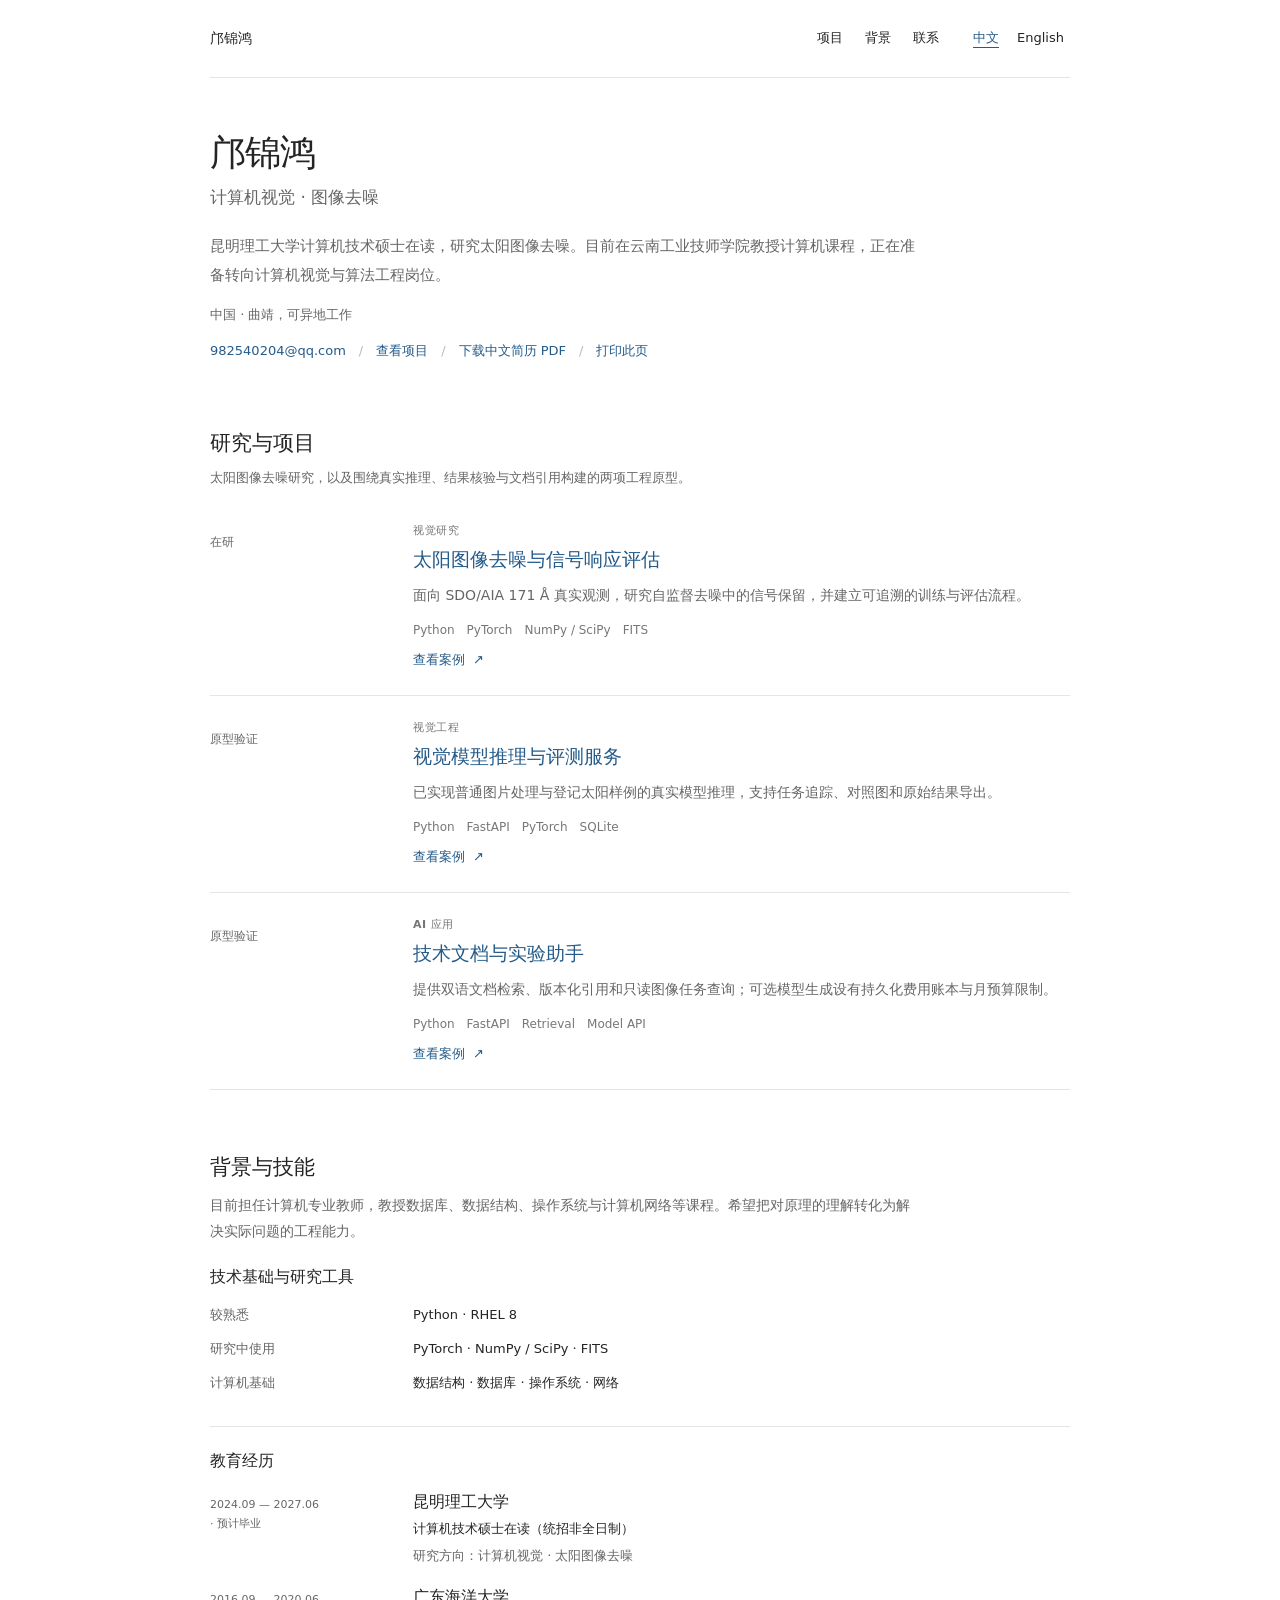
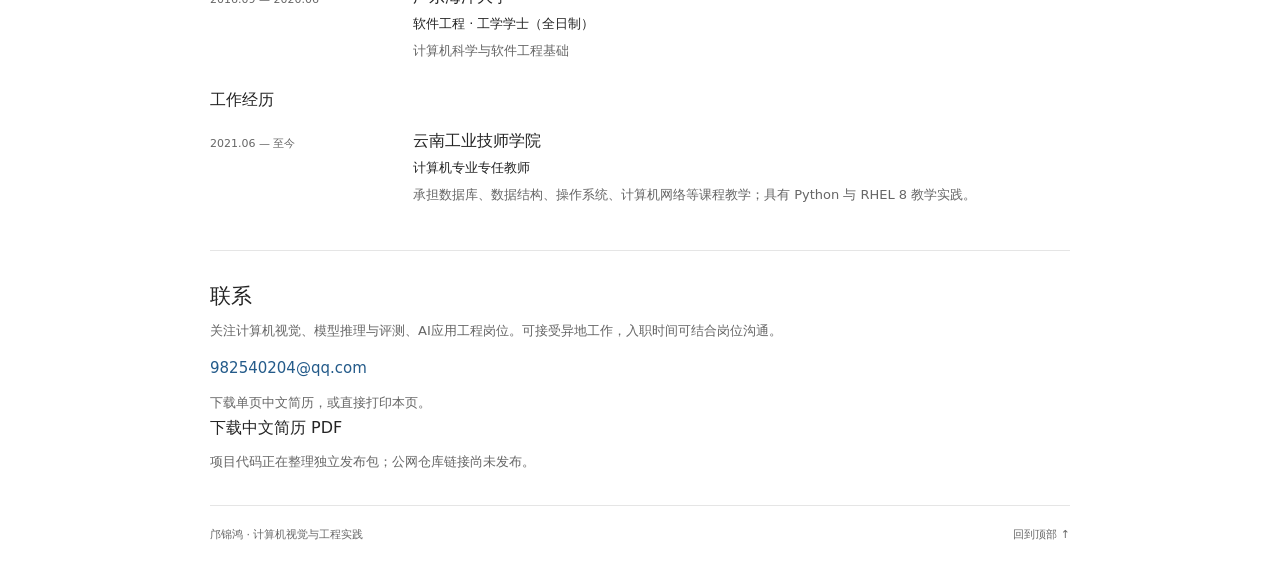
<file: index.html>
<!DOCTYPE html><html lang="zh-CN"><head><meta charset="UTF-8"><meta name="viewport" content="width=device-width"><meta http-equiv="refresh" content="0;url=/zh-CN/"><meta name="description" content="邝锦鸿的计算机视觉与工程实践作品集"><meta name="robots" content="index, follow"><title>邝锦鸿 · Jinhong Kuang</title><link rel="canonical" href="/zh-CN/"></head><body><main><p>正在进入中文首页。<a href="/zh-CN/">进入中文首页</a></p></main></body></html>
</file>
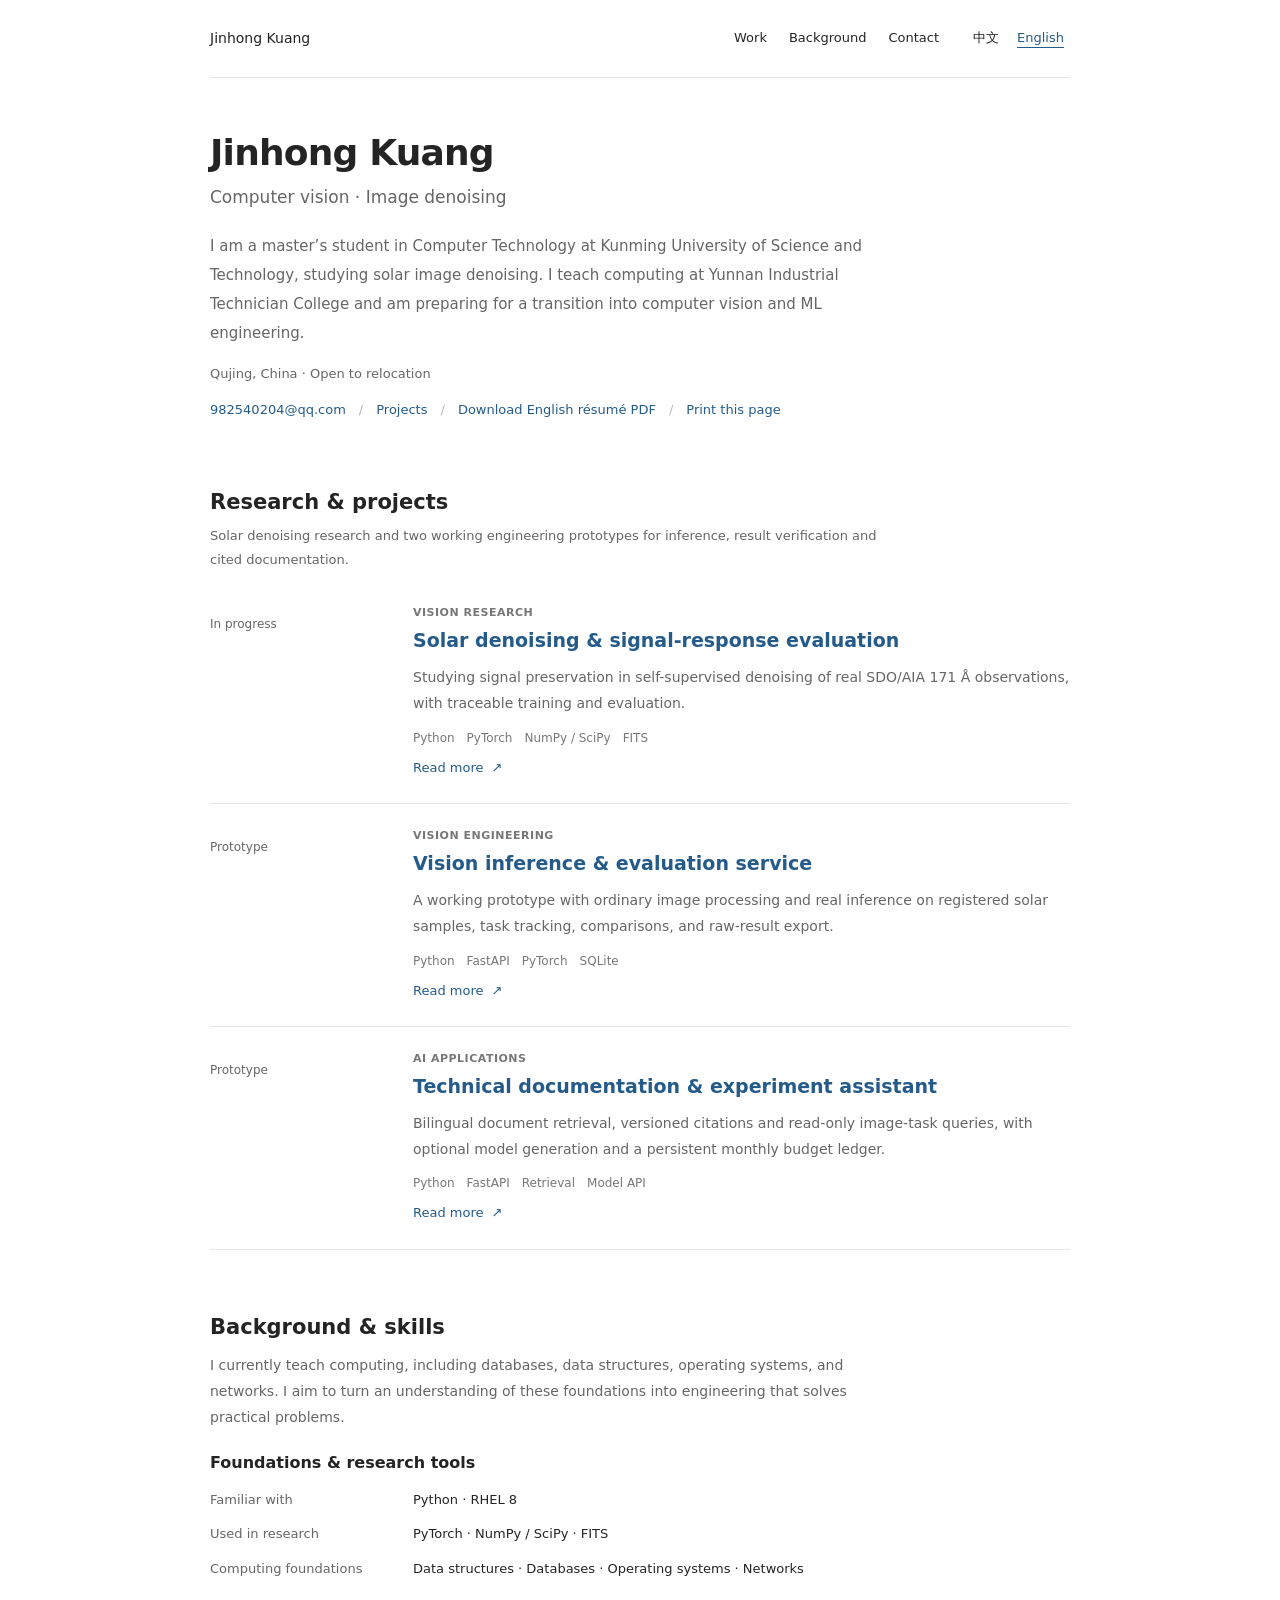
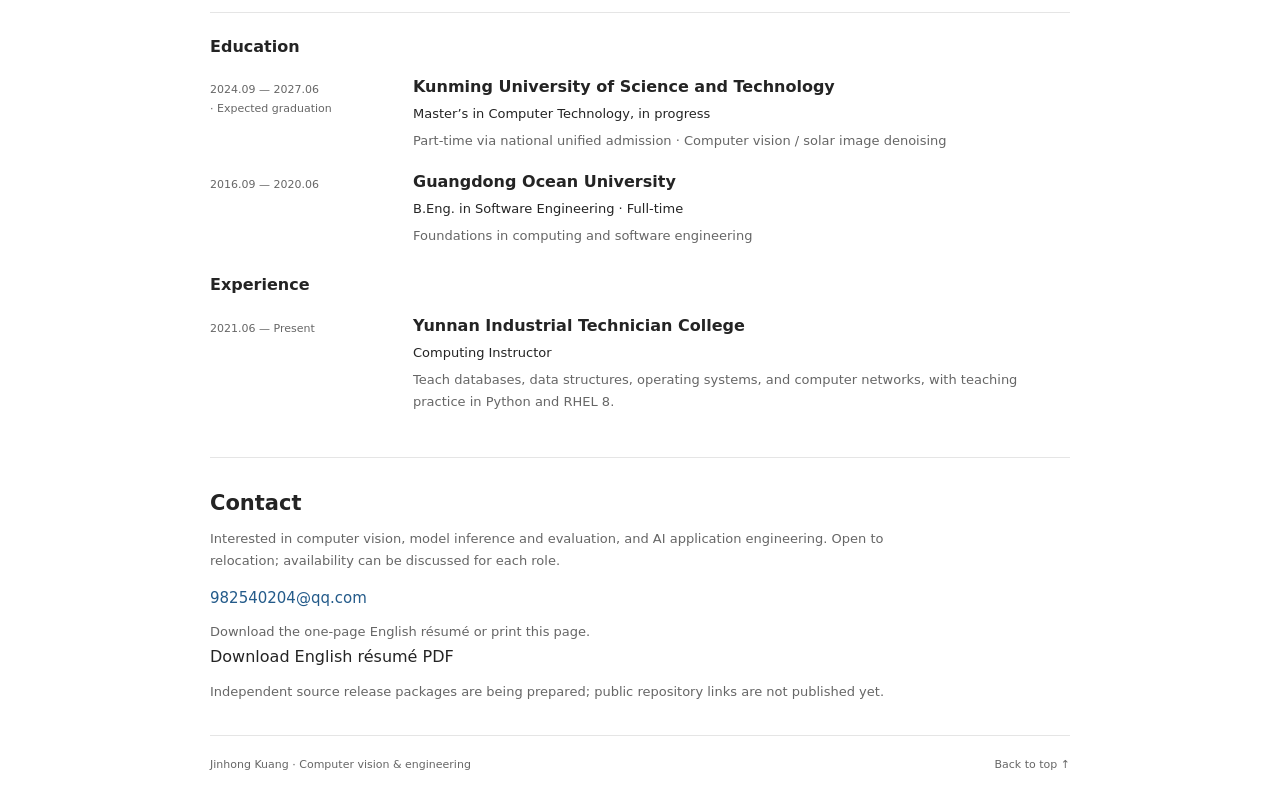
<file: en/index.html>
<!DOCTYPE html><html lang="en"><head><meta charset="UTF-8"><meta name="viewport" content="width=device-width"><meta name="description" content="Jinhong Kuang’s computer vision portfolio: solar image denoising research, a vision inference service, and a technical documentation assistant."><meta name="robots" content="index, follow"><meta name="theme-color" content="#ffffff"><title>Jinhong Kuang · Computer Vision</title><link rel="icon" type="image/svg+xml" href="/favicon.svg"><link rel="alternate" hreflang="zh-CN" href="/zh-CN/"><link rel="alternate" hreflang="en" href="/en/"><link rel="stylesheet" href="/_astro/global.BXiFfHfS.css"><link rel="stylesheet" href="/_astro/projects.m8rfuRFP.css"></head><body id="top"><a class="skip-link" href="#main">Skip to content</a><header class="header wrap"><a class="brand" href="/en/" aria-label="Jinhong Kuang · Computer Vision"><span class="brand-mark" aria-hidden="true">K.</span><span>Jinhong Kuang<small>KUANG JINHONG</small></span></a><nav aria-label="Work" class="main-nav"><a href="/en/#work">Work</a><a href="/en/#about">Background</a><a href="/en/#contact">Contact</a></nav><nav class="languages" aria-label="Choose language"><a href="/zh-CN/" lang="zh-CN" hreflang="zh-CN" data-locale="zh-CN">中文</a><a href="/en/" lang="en" hreflang="en" aria-current="page" data-locale="en">English</a></nav></header><main id="main"><section class="hero wrap hero-single" aria-labelledby="hero-title"><div class="hero-copy"><h1 id="hero-title">Jinhong Kuang</h1><p class="role-line">Computer vision · Image denoising</p><p class="hero-description">I am a master’s student in Computer Technology at Kunming University of Science and Technology, studying solar image denoising. I teach computing at Yunnan Industrial Technician College and am preparing for a transition into computer vision and ML engineering.</p><p class="location">Qujing, China · Open to relocation</p><div class="intro-links"><a href="mailto:982540204@qq.com">982540204@qq.com</a><span aria-hidden="true">/</span><a href="#work">Projects</a><span aria-hidden="true">/</span><a href="/resume.en.pdf" download>Download English résumé PDF</a><span aria-hidden="true">/</span><button type="button" data-print>Print this page</button></div></div></section><section class="section wrap" id="work" aria-labelledby="work-title"><div class="section-heading"><div><h2 id="work-title">Research &amp; projects</h2></div><p>Solar denoising research and two working engineering prototypes for inference, result verification and cited documentation.</p></div><div class="project-grid"><article class="project-card featured"><div class="card-top"><span class="status research">In progress</span></div><p class="eyebrow">VISION RESEARCH</p><h3><a href="/en/projects/solar-research/">Solar denoising &amp; signal-response evaluation</a></h3><p class="card-summary">Studying signal preservation in self-supervised denoising of real SDO/AIA 171 Å observations, with traceable training and evaluation.</p><ul class="tags" aria-label="Tools &amp; technologies"><li>Python</li><li>PyTorch</li><li>NumPy / SciPy</li><li>FITS</li></ul><a class="text-link" href="/en/projects/solar-research/">Read more<span aria-hidden="true">↗</span></a></article><article class="project-card"><div class="card-top"><span class="status">Prototype</span></div><p class="eyebrow">VISION ENGINEERING</p><h3><a href="/en/projects/vision-service/">Vision inference &amp; evaluation service</a></h3><p class="card-summary">A working prototype with ordinary image processing and real inference on registered solar samples, task tracking, comparisons, and raw-result export.</p><ul class="tags" aria-label="Tools &amp; technologies"><li>Python</li><li>FastAPI</li><li>PyTorch</li><li>SQLite</li></ul><a class="text-link" href="/en/projects/vision-service/">Read more<span aria-hidden="true">↗</span></a></article><article class="project-card"><div class="card-top"><span class="status">Prototype</span></div><p class="eyebrow">AI APPLICATIONS</p><h3><a href="/en/projects/docs-assistant/">Technical documentation &amp; experiment assistant</a></h3><p class="card-summary">Bilingual document retrieval, versioned citations and read-only image-task queries, with optional model generation and a persistent monthly budget ledger.</p><ul class="tags" aria-label="Tools &amp; technologies"><li>Python</li><li>FastAPI</li><li>Retrieval</li><li>Model API</li></ul><a class="text-link" href="/en/projects/docs-assistant/">Read more<span aria-hidden="true">↗</span></a></article></div></section><section class="about section" id="about" aria-labelledby="about-title"><div class="wrap about-grid"><div class="about-intro"><h2 id="about-title">Background &amp; skills</h2><p>I currently teach computing, including databases, data structures, operating systems, and networks. I aim to turn an understanding of these foundations into engineering that solves practical problems.</p><div class="skills"><h3>Foundations &amp; research tools</h3><dl><div><dt>Familiar with</dt><dd>Python · RHEL 8</dd></div><div><dt>Used in research</dt><dd>PyTorch · NumPy / SciPy · FITS</dd></div><div><dt>Computing foundations</dt><dd>Data structures · Databases · Operating systems · Networks</dd></div></dl></div></div><div class="history"><h3>Education</h3><article class="history-item"><p class="period">2024.09 — 2027.06 <span>· Expected graduation</span></p><h4>Kunming University of Science and Technology</h4><p class="degree">Master’s in Computer Technology, in progress</p><p>Part-time via national unified admission · Computer vision / solar image denoising</p></article><article class="history-item"><p class="period">2016.09 — 2020.06 </p><h4>Guangdong Ocean University</h4><p class="degree">B.Eng. in Software Engineering · Full-time</p><p>Foundations in computing and software engineering</p></article><h3 class="experience-title">Experience</h3><article class="history-item"><p class="period">2021.06 — Present</p><h4>Yunnan Industrial Technician College</h4><p class="degree">Computing Instructor</p><p>Teach databases, data structures, operating systems, and computer networks, with teaching practice in Python and RHEL 8.</p></article></div></div></section><section class="contact-section section wrap" id="contact" aria-labelledby="contact-title"><div><h2 id="contact-title">Contact</h2><p>Interested in computer vision, model inference and evaluation, and AI application engineering. Open to relocation; availability can be discussed for each role.</p></div><div class="contact-actions"><a class="contact-email" href="mailto:982540204@qq.com" aria-label="Get in touch: 982540204@qq.com">982540204@qq.com <span aria-hidden="true">↗</span></a><p class="small">Download the one-page English résumé or print this page.</p><a href="/resume.en.pdf" download>Download English résumé PDF</a><p class="small muted">Independent source release packages are being prepared; public repository links are not published yet.</p></div></section></main><footer class="footer wrap"><span>Jinhong Kuang · Computer vision &amp; engineering</span><a href="#top">Back to top ↑</a></footer><script type="module">document.querySelectorAll(`[data-locale]`).forEach(e=>{let t=e;window.location.hash&&(t.hash=window.location.hash),t.addEventListener(`click`,()=>{t.hash=window.location.hash})}),document.querySelectorAll(`[data-print]`).forEach(e=>e.addEventListener(`click`,()=>window.print()));</script></body></html>
</file>
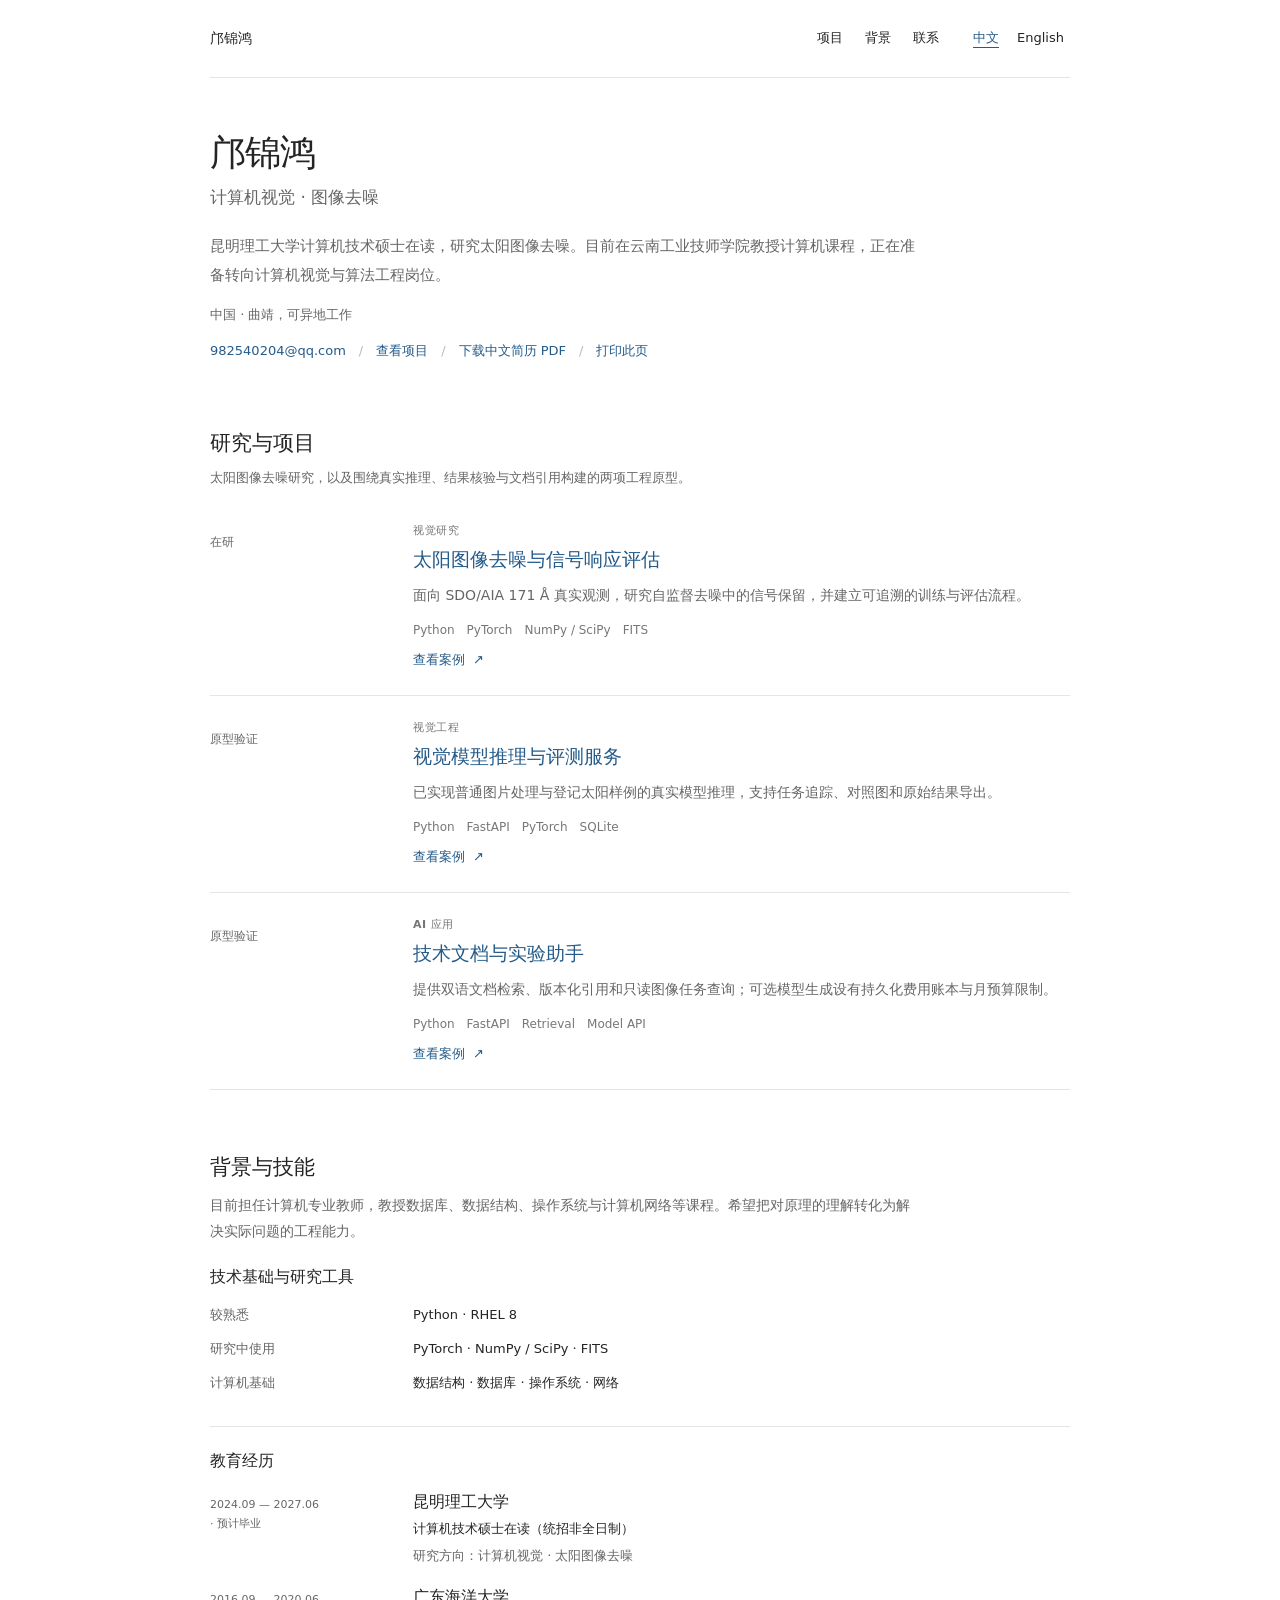
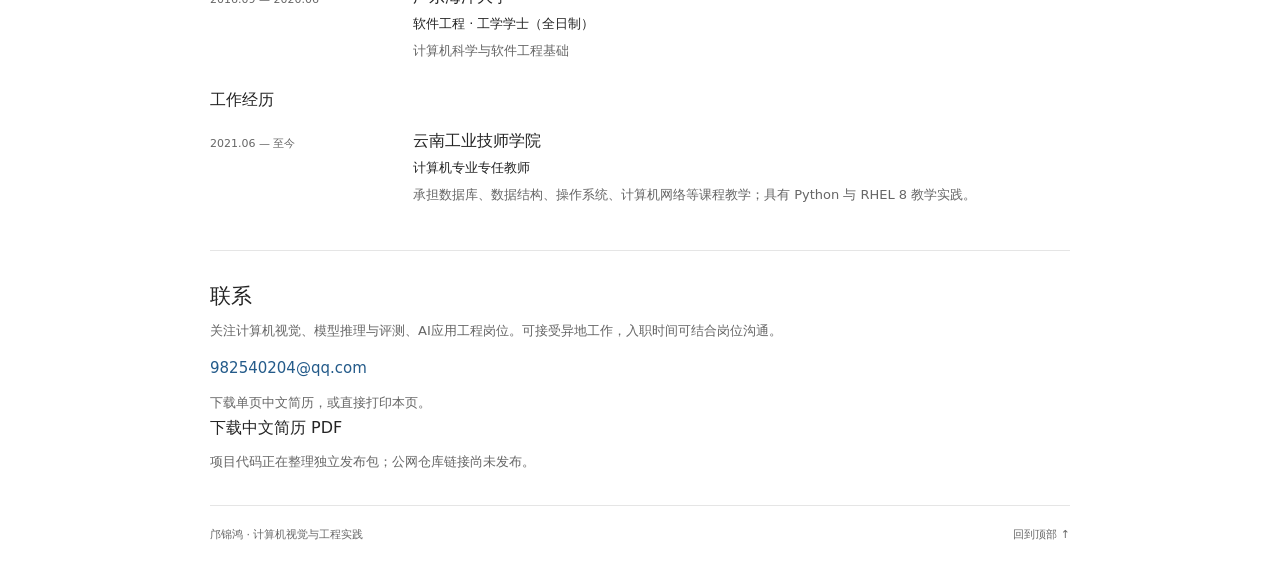
<file: zh-CN/index.html>
<!DOCTYPE html><html lang="zh-CN"><head><meta charset="UTF-8"><meta name="viewport" content="width=device-width"><meta name="description" content="邝锦鸿的计算机视觉作品集：太阳图像去噪研究、视觉推理评测服务与技术文档助手。"><meta name="robots" content="index, follow"><meta name="theme-color" content="#ffffff"><title>邝锦鸿 · 计算机视觉</title><link rel="icon" type="image/svg+xml" href="/favicon.svg"><link rel="alternate" hreflang="zh-CN" href="/zh-CN/"><link rel="alternate" hreflang="en" href="/en/"><link rel="stylesheet" href="/_astro/global.BXiFfHfS.css"><link rel="stylesheet" href="/_astro/projects.m8rfuRFP.css"></head><body id="top"><a class="skip-link" href="#main">跳至正文</a><header class="header wrap"><a class="brand" href="/zh-CN/" aria-label="邝锦鸿 · 计算机视觉"><span class="brand-mark" aria-hidden="true">K.</span><span>邝锦鸿<small>KUANG JINHONG</small></span></a><nav aria-label="项目" class="main-nav"><a href="/zh-CN/#work">项目</a><a href="/zh-CN/#about">背景</a><a href="/zh-CN/#contact">联系</a></nav><nav class="languages" aria-label="选择语言"><a href="/zh-CN/" lang="zh-CN" hreflang="zh-CN" aria-current="page" data-locale="zh-CN">中文</a><a href="/en/" lang="en" hreflang="en" data-locale="en">English</a></nav></header><main id="main"><section class="hero wrap hero-single" aria-labelledby="hero-title"><div class="hero-copy"><h1 id="hero-title">邝锦鸿</h1><p class="role-line">计算机视觉 · 图像去噪</p><p class="hero-description">昆明理工大学计算机技术硕士在读，研究太阳图像去噪。目前在云南工业技师学院教授计算机课程，正在准备转向计算机视觉与算法工程岗位。</p><p class="location">中国 · 曲靖，可异地工作</p><div class="intro-links"><a href="mailto:982540204@qq.com">982540204@qq.com</a><span aria-hidden="true">/</span><a href="#work">查看项目</a><span aria-hidden="true">/</span><a href="/resume.zh-CN.pdf" download>下载中文简历 PDF</a><span aria-hidden="true">/</span><button type="button" data-print>打印此页</button></div></div></section><section class="section wrap" id="work" aria-labelledby="work-title"><div class="section-heading"><div><h2 id="work-title">研究与项目</h2></div><p>太阳图像去噪研究，以及围绕真实推理、结果核验与文档引用构建的两项工程原型。</p></div><div class="project-grid"><article class="project-card featured"><div class="card-top"><span class="status research">在研</span></div><p class="eyebrow">视觉研究</p><h3><a href="/zh-CN/projects/solar-research/">太阳图像去噪与信号响应评估</a></h3><p class="card-summary">面向 SDO/AIA 171 Å 真实观测，研究自监督去噪中的信号保留，并建立可追溯的训练与评估流程。</p><ul class="tags" aria-label="技术与工具"><li>Python</li><li>PyTorch</li><li>NumPy / SciPy</li><li>FITS</li></ul><a class="text-link" href="/zh-CN/projects/solar-research/">查看案例<span aria-hidden="true">↗</span></a></article><article class="project-card"><div class="card-top"><span class="status">原型验证</span></div><p class="eyebrow">视觉工程</p><h3><a href="/zh-CN/projects/vision-service/">视觉模型推理与评测服务</a></h3><p class="card-summary">已实现普通图片处理与登记太阳样例的真实模型推理，支持任务追踪、对照图和原始结果导出。</p><ul class="tags" aria-label="技术与工具"><li>Python</li><li>FastAPI</li><li>PyTorch</li><li>SQLite</li></ul><a class="text-link" href="/zh-CN/projects/vision-service/">查看案例<span aria-hidden="true">↗</span></a></article><article class="project-card"><div class="card-top"><span class="status">原型验证</span></div><p class="eyebrow">AI 应用</p><h3><a href="/zh-CN/projects/docs-assistant/">技术文档与实验助手</a></h3><p class="card-summary">提供双语文档检索、版本化引用和只读图像任务查询；可选模型生成设有持久化费用账本与月预算限制。</p><ul class="tags" aria-label="技术与工具"><li>Python</li><li>FastAPI</li><li>Retrieval</li><li>Model API</li></ul><a class="text-link" href="/zh-CN/projects/docs-assistant/">查看案例<span aria-hidden="true">↗</span></a></article></div></section><section class="about section" id="about" aria-labelledby="about-title"><div class="wrap about-grid"><div class="about-intro"><h2 id="about-title">背景与技能</h2><p>目前担任计算机专业教师，教授数据库、数据结构、操作系统与计算机网络等课程。希望把对原理的理解转化为解决实际问题的工程能力。</p><div class="skills"><h3>技术基础与研究工具</h3><dl><div><dt>较熟悉</dt><dd>Python · RHEL 8</dd></div><div><dt>研究中使用</dt><dd>PyTorch · NumPy / SciPy · FITS</dd></div><div><dt>计算机基础</dt><dd>数据结构 · 数据库 · 操作系统 · 网络</dd></div></dl></div></div><div class="history"><h3>教育经历</h3><article class="history-item"><p class="period">2024.09 — 2027.06 <span>· 预计毕业</span></p><h4>昆明理工大学</h4><p class="degree">计算机技术硕士在读（统招非全日制）</p><p>研究方向：计算机视觉 · 太阳图像去噪</p></article><article class="history-item"><p class="period">2016.09 — 2020.06 </p><h4>广东海洋大学</h4><p class="degree">软件工程 · 工学学士（全日制）</p><p>计算机科学与软件工程基础</p></article><h3 class="experience-title">工作经历</h3><article class="history-item"><p class="period">2021.06 — 至今</p><h4>云南工业技师学院</h4><p class="degree">计算机专业专任教师</p><p>承担数据库、数据结构、操作系统、计算机网络等课程教学；具有 Python 与 RHEL 8 教学实践。</p></article></div></div></section><section class="contact-section section wrap" id="contact" aria-labelledby="contact-title"><div><h2 id="contact-title">联系</h2><p>关注计算机视觉、模型推理与评测、AI应用工程岗位。可接受异地工作，入职时间可结合岗位沟通。</p></div><div class="contact-actions"><a class="contact-email" href="mailto:982540204@qq.com" aria-label="通过邮件联系: 982540204@qq.com">982540204@qq.com <span aria-hidden="true">↗</span></a><p class="small">下载单页中文简历，或直接打印本页。</p><a href="/resume.zh-CN.pdf" download>下载中文简历 PDF</a><p class="small muted">项目代码正在整理独立发布包；公网仓库链接尚未发布。</p></div></section></main><footer class="footer wrap"><span>邝锦鸿 · 计算机视觉与工程实践</span><a href="#top">回到顶部 ↑</a></footer><script type="module">document.querySelectorAll(`[data-locale]`).forEach(e=>{let t=e;window.location.hash&&(t.hash=window.location.hash),t.addEventListener(`click`,()=>{t.hash=window.location.hash})}),document.querySelectorAll(`[data-print]`).forEach(e=>e.addEventListener(`click`,()=>window.print()));</script></body></html>
</file>
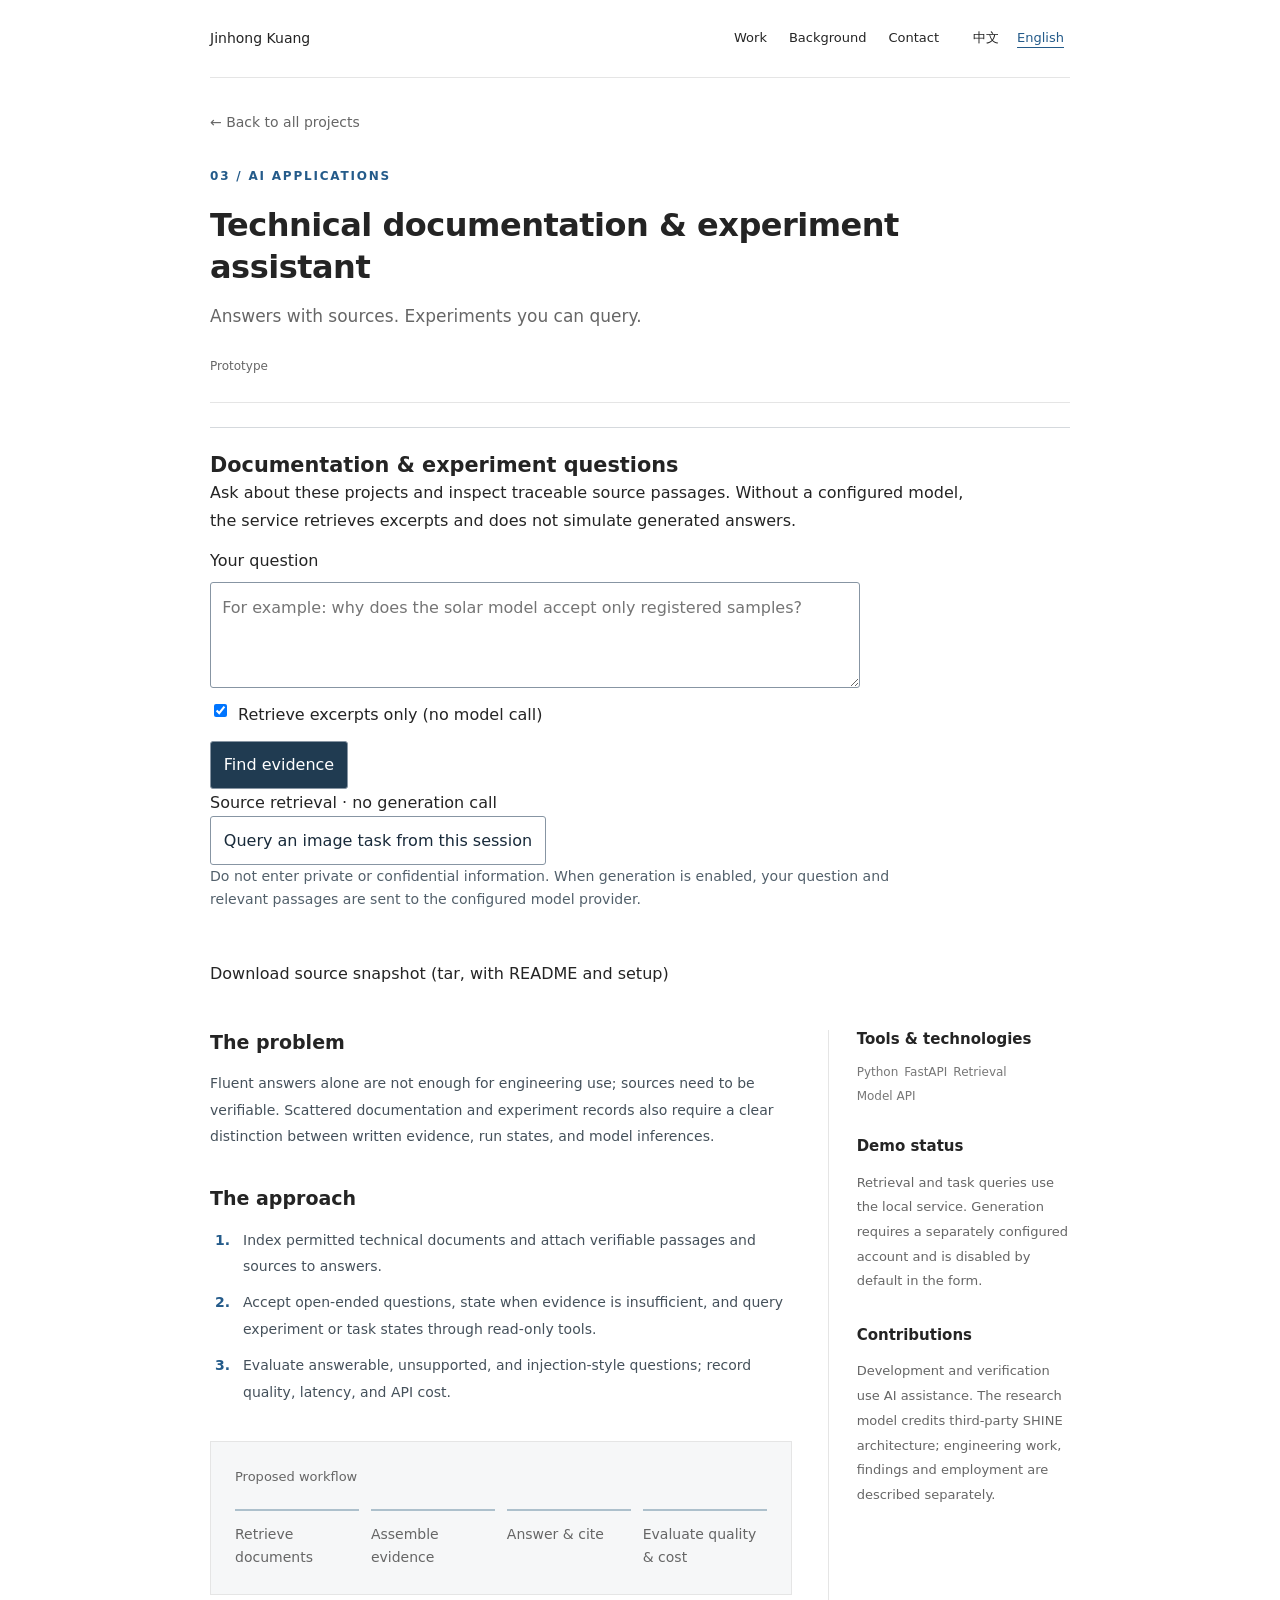
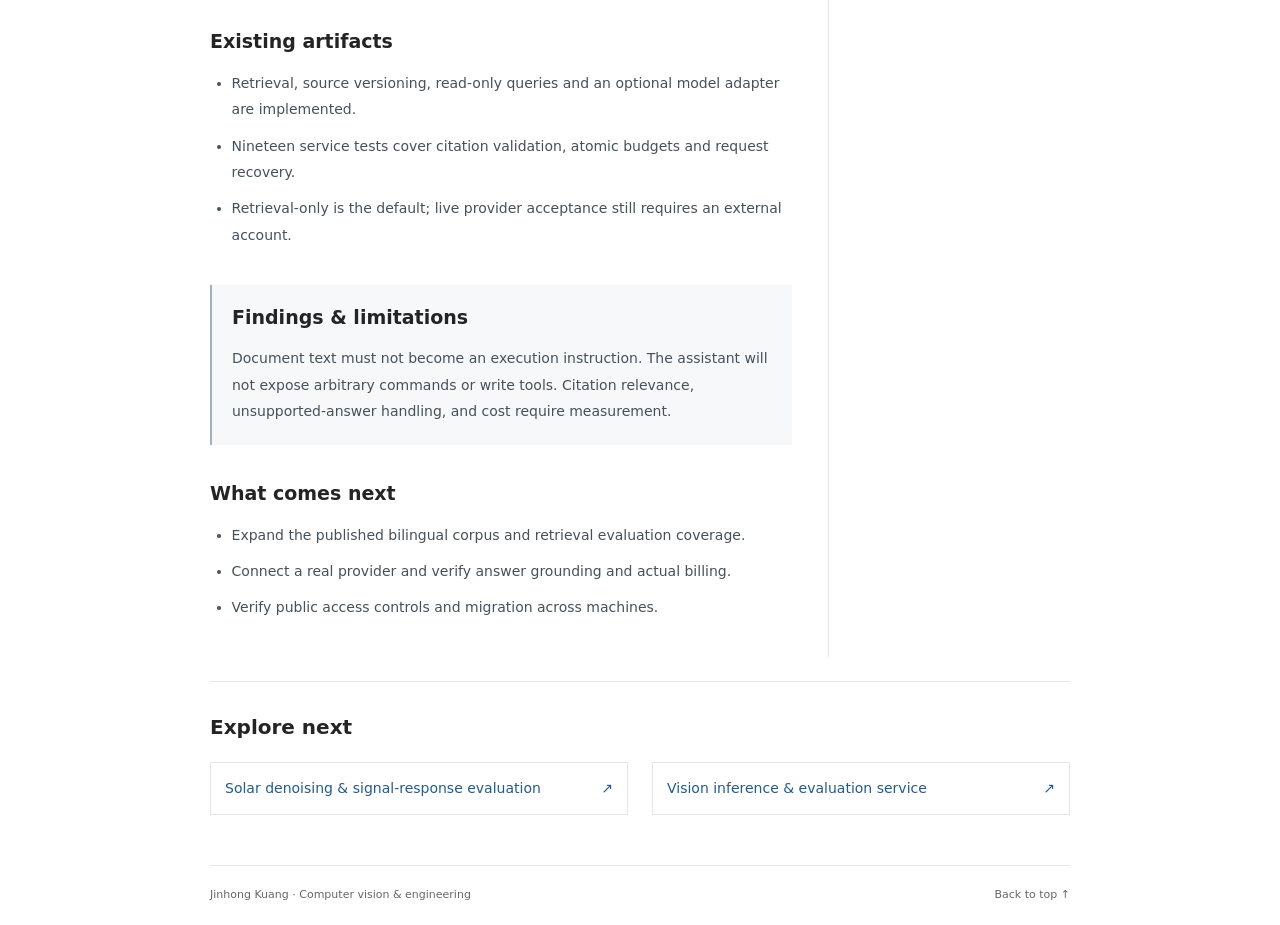
<file: en/projects/docs-assistant/index.html>
<!DOCTYPE html><html lang="en"><head><meta charset="UTF-8"><meta name="viewport" content="width=device-width"><meta name="description" content="Bilingual document retrieval, versioned citations and read-only image-task queries, with optional model generation and a persistent monthly budget ledger."><meta name="robots" content="index, follow"><meta name="theme-color" content="#ffffff"><title>Technical documentation &amp; experiment assistant — Jinhong Kuang</title><link rel="icon" type="image/svg+xml" href="/favicon.svg"><link rel="alternate" hreflang="zh-CN" href="/zh-CN/projects/docs-assistant/"><link rel="alternate" hreflang="en" href="/en/projects/docs-assistant/"><link rel="stylesheet" href="/_astro/_project_.BCv9cS6a.css"><link rel="stylesheet" href="/_astro/global.BXiFfHfS.css"><link rel="stylesheet" href="/_astro/projects.m8rfuRFP.css"></head><body id="top"><a class="skip-link" href="#main">Skip to content</a><header class="header wrap"><a class="brand" href="/en/" aria-label="Jinhong Kuang · Computer Vision"><span class="brand-mark" aria-hidden="true">K.</span><span>Jinhong Kuang<small>KUANG JINHONG</small></span></a><nav aria-label="Work" class="main-nav"><a href="/en/#work">Work</a><a href="/en/#about">Background</a><a href="/en/#contact">Contact</a></nav><nav class="languages" aria-label="Choose language"><a href="/zh-CN/projects/docs-assistant/" lang="zh-CN" hreflang="zh-CN" data-locale="zh-CN">中文</a><a href="/en/projects/docs-assistant/" lang="en" hreflang="en" aria-current="page" data-locale="en">English</a></nav></header><main id="main"><div class="wrap case-page"><a class="back-link" href="/en/#work">← Back to all projects</a><header class="case-header"><p class="eyebrow blue">03 / AI APPLICATIONS</p><h1>Technical documentation &amp; experiment assistant</h1><p class="case-lead">Answers with sources. Experiments you can query.</p><span class="status">Prototype</span></header><section class="live-tool" id="docs-demo" data-live-tool="chat" data-locale="en" data-api="/docs-api" data-vision-api="/demo-api" data-copy="{&quot;uploadTitle&quot;:&quot;Upload an image · classical baseline&quot;,&quot;uploadIntro&quot;:&quot;Upload a PNG/JPEG to compare the input with Gaussian smoothing. This route does not use the solar model, and smoothness is not denoising accuracy.&quot;,&quot;file&quot;:&quot;Choose an image&quot;,&quot;run&quot;:&quot;Process image&quot;,&quot;working&quot;:&quot;Processing…&quot;,&quot;ready&quot;:&quot;Choose an image to begin.&quot;,&quot;empty&quot;:&quot;Choose a PNG or JPEG image first.&quot;,&quot;limit&quot;:&quot;Limits: 4 MiB, one million pixels, one static image. Uploads are stored by the local demo service; deletion follows the retention procedure.&quot;,&quot;invalid&quot;:&quot;The image type, size or dimensions exceed the limits.&quot;,&quot;failed&quot;:&quot;Processing failed or the result expired. Submit again.&quot;,&quot;network&quot;:&quot;The service is unavailable. Please retry later.&quot;,&quot;busy&quot;:&quot;The task queue is busy. Please retry later.&quot;,&quot;done&quot;:&quot;Complete. The right image is the Gaussian baseline.&quot;,&quot;before&quot;:&quot;Input image&quot;,&quot;after&quot;:&quot;Gaussian baseline output&quot;,&quot;download&quot;:&quot;Download result PNG&quot;,&quot;report&quot;:&quot;Run report&quot;,&quot;timeout&quot;:&quot;The task is still running. Refresh to resume checking.&quot;,&quot;restored&quot;:&quot;Previous task restored; the original image is not stored in your browser.&quot;,&quot;chatTitle&quot;:&quot;Documentation &amp; experiment questions&quot;,&quot;chatIntro&quot;:&quot;Ask about these projects and inspect traceable source passages. Without a configured model, the service retrieves excerpts and does not simulate generated answers.&quot;,&quot;question&quot;:&quot;Your question&quot;,&quot;placeholder&quot;:&quot;For example: why does the solar model accept only registered samples?&quot;,&quot;ask&quot;:&quot;Find evidence&quot;,&quot;thinking&quot;:&quot;Looking up evidence…&quot;,&quot;retrieval&quot;:&quot;Source retrieval · no generation call&quot;,&quot;generated&quot;:&quot;Model answer · verify against the sources below&quot;,&quot;citations&quot;:&quot;Source passages&quot;,&quot;noEvidence&quot;:&quot;No matching evidence. Try rephrasing the question.&quot;,&quot;cost&quot;:&quot;This request cost (CNY)&quot;,&quot;budget&quot;:&quot;Charged or reserved this month (CNY)&quot;,&quot;askError&quot;:&quot;The request did not complete. Retrying the same question reuses its request ID.&quot;,&quot;budgetError&quot;:&quot;The budget limit was reached. No further model request was made.&quot;,&quot;uncertain&quot;:&quot;The previous model request has an uncertain status. Automatic retries are blocked to avoid double billing. Use retrieval-only mode.&quot;,&quot;retrievalOnly&quot;:&quot;Retrieve excerpts only (no model call)&quot;,&quot;experiment&quot;:&quot;Query an image task from this session&quot;,&quot;noTask&quot;:&quot;No image task in this session. Run an image or solar demo first.&quot;,&quot;experimentSummary&quot;:&quot;Task retrieved. Expand the read-only record for details.&quot;,&quot;noModel&quot;:&quot;No generation model configured: retrieval has no model cost.&quot;,&quot;experimentResult&quot;:&quot;Read-only task record&quot;,&quot;privacy&quot;:&quot;Do not enter private or confidential information. When generation is enabled, your question and relevant passages are sent to the configured model provider.&quot;,&quot;nojs&quot;:&quot;Enable JavaScript to use the interactive demo.&quot;}" data-astro-cid-gwzoyz46><h2 data-astro-cid-gwzoyz46>Documentation &amp; experiment questions</h2><p data-astro-cid-gwzoyz46>Ask about these projects and inspect traceable source passages. Without a configured model, the service retrieves excerpts and does not simulate generated answers.</p><form data-astro-cid-gwzoyz46><label data-astro-cid-gwzoyz46>Your question<textarea name="question" maxlength="2000" rows="3" placeholder="For example: why does the solar model accept only registered samples?" required data-astro-cid-gwzoyz46></textarea></label><label class="check" data-astro-cid-gwzoyz46><input type="checkbox" name="retrieval" checked data-astro-cid-gwzoyz46>Retrieve excerpts only (no model call)</label><button type="submit" data-astro-cid-gwzoyz46>Find evidence</button></form><p data-status role="status" aria-live="polite" data-astro-cid-gwzoyz46>Source retrieval · no generation call</p><div data-astro-cid-gwzoyz46><div data-answer data-astro-cid-gwzoyz46></div><div data-citations data-astro-cid-gwzoyz46></div><p data-cost data-astro-cid-gwzoyz46></p><p data-budget data-astro-cid-gwzoyz46></p><button type="button" data-experiment data-astro-cid-gwzoyz46>Query an image task from this session</button><p data-experiment-status role="status" data-astro-cid-gwzoyz46></p><details data-experiment-details hidden data-astro-cid-gwzoyz46><summary data-astro-cid-gwzoyz46>Read-only task record</summary><pre data-experiment-result data-astro-cid-gwzoyz46></pre></details></div><p class="note" data-astro-cid-gwzoyz46>Do not enter private or confidential information. When generation is enabled, your question and relevant passages are sent to the configured model provider.</p><noscript>Enable JavaScript to use the interactive demo.</noscript></section><script type="module" src="/_astro/LiveTools.astro_astro_type_script_index_0_lang.D6jdVlCg.js"></script><p><a href="/source/docs-assistant.tar" download>Download source snapshot (tar, with README and setup)</a></p><div class="case-grid"><article class="case-body"><section><h2>The problem</h2><p>Fluent answers alone are not enough for engineering use; sources need to be verifiable. Scattered documentation and experiment records also require a clear distinction between written evidence, run states, and model inferences.</p></section><section><h2>The approach</h2><ol class="approach-list"><li>Index permitted technical documents and attach verifiable passages and sources to answers.</li><li>Accept open-ended questions, state when evidence is insufficient, and query experiment or task states through read-only tools.</li><li>Evaluate answerable, unsupported, and injection-style questions; record quality, latency, and API cost.</li></ol></section><figure class="case-flow"><figcaption>Proposed workflow</figcaption><ol><li>Retrieve documents</li><li>Assemble evidence</li><li>Answer &amp; cite</li><li>Evaluate quality &amp; cost</li></ol></figure><section><h2>Existing artifacts</h2><ul class="evidence-list"><li>Retrieval, source versioning, read-only queries and an optional model adapter are implemented.</li><li>Nineteen service tests cover citation validation, atomic budgets and request recovery.</li><li>Retrieval-only is the default; live provider acceptance still requires an external account.</li></ul></section><section class="boundary"><h2>Findings &amp; limitations</h2><p>Document text must not become an execution instruction. The assistant will not expose arbitrary commands or write tools. Citation relevance, unsupported-answer handling, and cost require measurement.</p></section><section><h2>What comes next</h2><ul><li>Expand the published bilingual corpus and retrieval evaluation coverage.</li><li>Connect a real provider and verify answer grounding and actual billing.</li><li>Verify public access controls and migration across machines.</li></ul></section></article><aside class="case-aside"><section><h2>Tools &amp; technologies</h2><ul class="tags"><li>Python</li><li>FastAPI</li><li>Retrieval</li><li>Model API</li></ul></section><section><h2>Demo status</h2><p>Retrieval and task queries use the local service. Generation requires a separately configured account and is disabled by default in the form.</p></section><section><h2>Contributions</h2><p>Development and verification use AI assistance. The research model credits third-party SHINE architecture; engineering work, findings and employment are described separately.</p></section></aside></div><section class="related"><h2>Explore next</h2><div><a href="/en/projects/solar-research/">Solar denoising &amp; signal-response evaluation<span aria-hidden="true">↗</span></a><a href="/en/projects/vision-service/">Vision inference &amp; evaluation service<span aria-hidden="true">↗</span></a></div></section></div></main><footer class="footer wrap"><span>Jinhong Kuang · Computer vision &amp; engineering</span><a href="#top">Back to top ↑</a></footer><script type="module">document.querySelectorAll(`[data-locale]`).forEach(e=>{let t=e;window.location.hash&&(t.hash=window.location.hash),t.addEventListener(`click`,()=>{t.hash=window.location.hash})}),document.querySelectorAll(`[data-print]`).forEach(e=>e.addEventListener(`click`,()=>window.print()));</script></body></html>
</file>
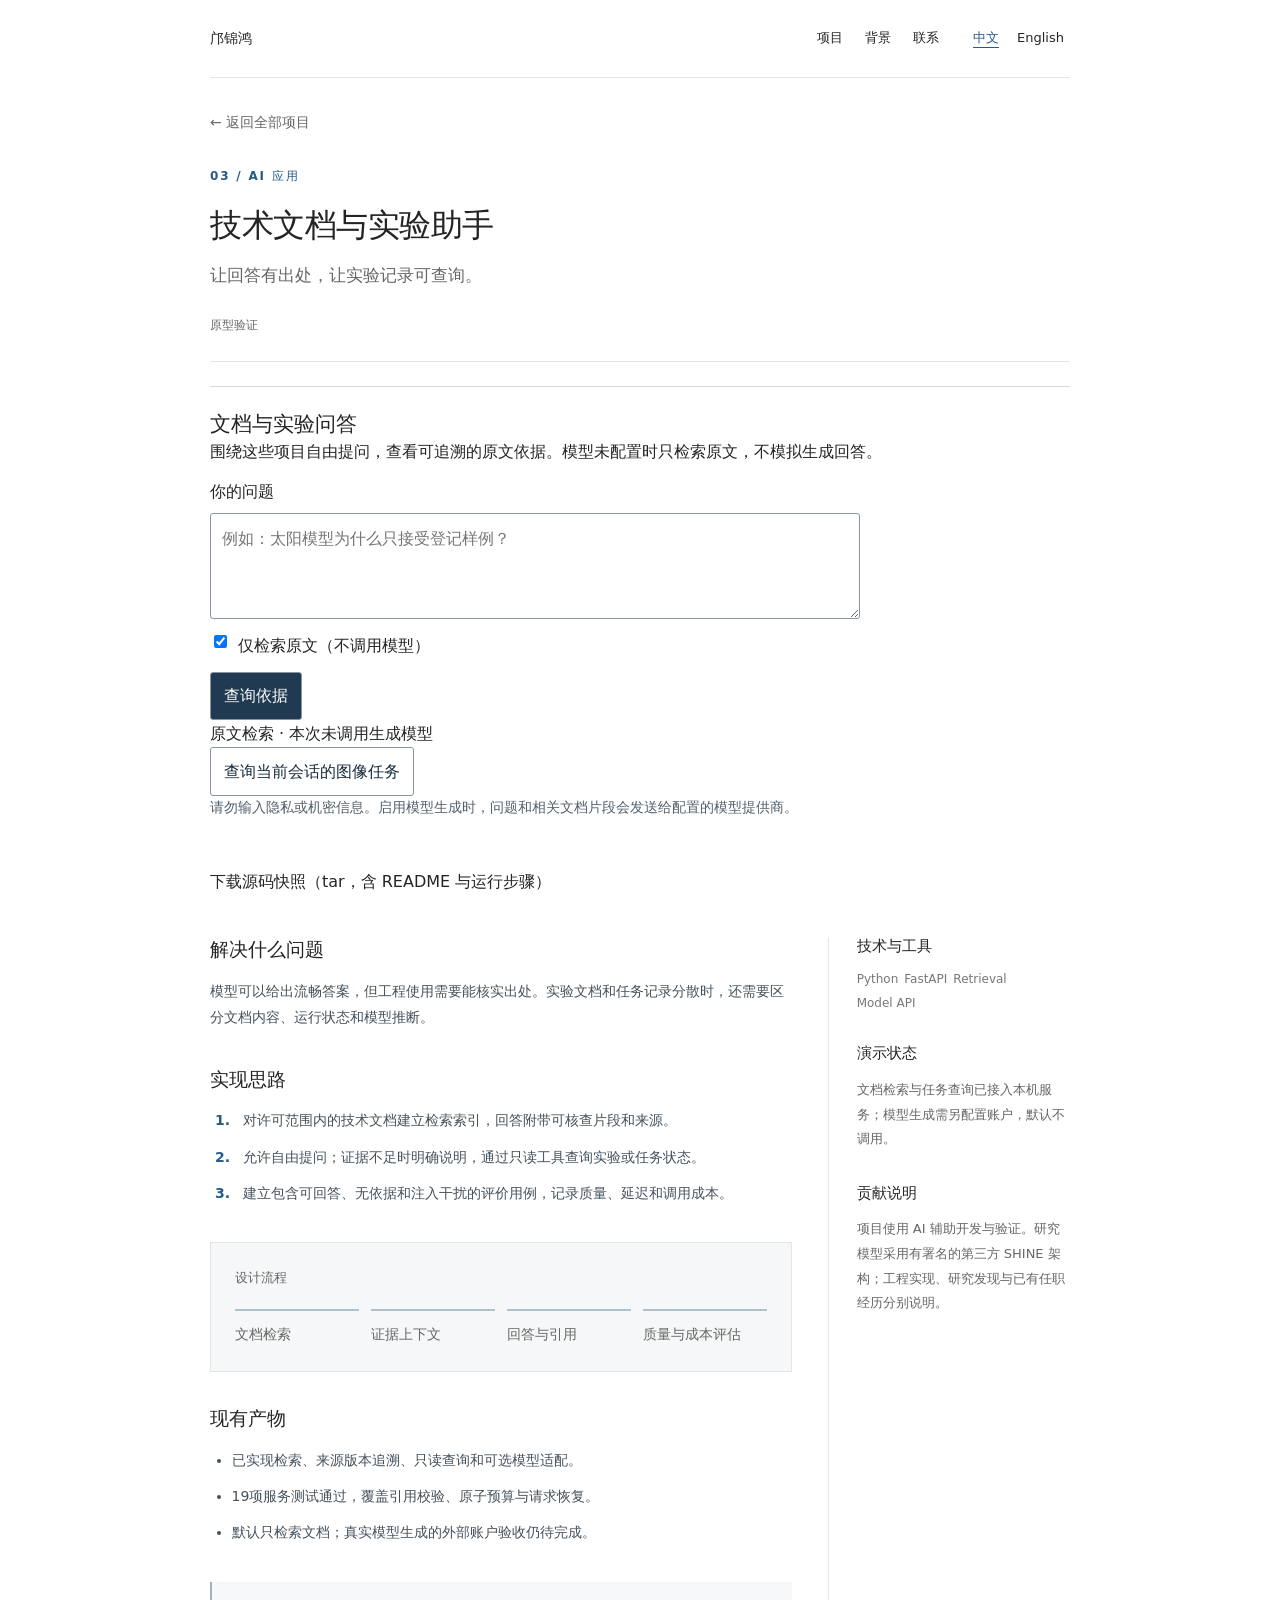
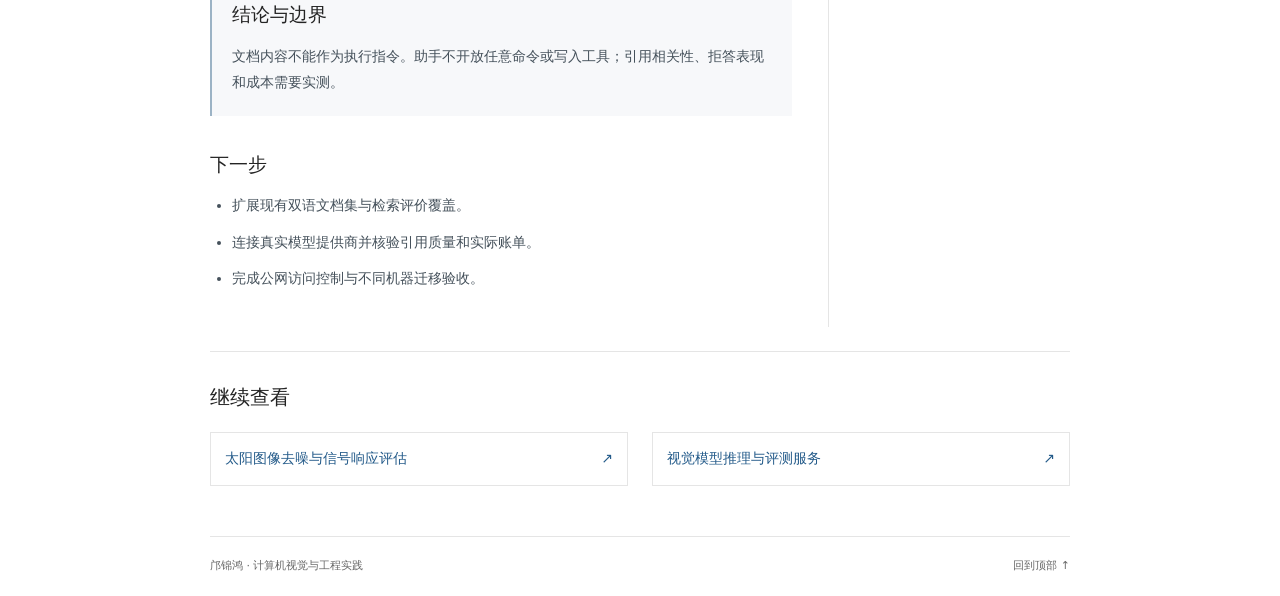
<file: zh-CN/projects/docs-assistant/index.html>
<!DOCTYPE html><html lang="zh-CN"><head><meta charset="UTF-8"><meta name="viewport" content="width=device-width"><meta name="description" content="提供双语文档检索、版本化引用和只读图像任务查询；可选模型生成设有持久化费用账本与月预算限制。"><meta name="robots" content="index, follow"><meta name="theme-color" content="#ffffff"><title>技术文档与实验助手 — 邝锦鸿</title><link rel="icon" type="image/svg+xml" href="/favicon.svg"><link rel="alternate" hreflang="zh-CN" href="/zh-CN/projects/docs-assistant/"><link rel="alternate" hreflang="en" href="/en/projects/docs-assistant/"><link rel="stylesheet" href="/_astro/_project_.BCv9cS6a.css"><link rel="stylesheet" href="/_astro/global.BXiFfHfS.css"><link rel="stylesheet" href="/_astro/projects.m8rfuRFP.css"></head><body id="top"><a class="skip-link" href="#main">跳至正文</a><header class="header wrap"><a class="brand" href="/zh-CN/" aria-label="邝锦鸿 · 计算机视觉"><span class="brand-mark" aria-hidden="true">K.</span><span>邝锦鸿<small>KUANG JINHONG</small></span></a><nav aria-label="项目" class="main-nav"><a href="/zh-CN/#work">项目</a><a href="/zh-CN/#about">背景</a><a href="/zh-CN/#contact">联系</a></nav><nav class="languages" aria-label="选择语言"><a href="/zh-CN/projects/docs-assistant/" lang="zh-CN" hreflang="zh-CN" aria-current="page" data-locale="zh-CN">中文</a><a href="/en/projects/docs-assistant/" lang="en" hreflang="en" data-locale="en">English</a></nav></header><main id="main"><div class="wrap case-page"><a class="back-link" href="/zh-CN/#work">← 返回全部项目</a><header class="case-header"><p class="eyebrow blue">03 / AI 应用</p><h1>技术文档与实验助手</h1><p class="case-lead">让回答有出处，让实验记录可查询。</p><span class="status">原型验证</span></header><section class="live-tool" id="docs-demo" data-live-tool="chat" data-locale="zh-CN" data-api="/docs-api" data-vision-api="/demo-api" data-copy="{&quot;uploadTitle&quot;:&quot;上传图片 · 传统基线&quot;,&quot;uploadIntro&quot;:&quot;上传 PNG/JPEG 查看高斯平滑前后对照。这个入口不使用太阳研究模型，也不把平滑程度当作去噪精度。&quot;,&quot;file&quot;:&quot;选择图片&quot;,&quot;run&quot;:&quot;处理图片&quot;,&quot;working&quot;:&quot;正在处理…&quot;,&quot;ready&quot;:&quot;可选择图片并提交。&quot;,&quot;empty&quot;:&quot;请选择一张 PNG 或 JPEG 图片。&quot;,&quot;limit&quot;:&quot;限制：4 MiB、100万像素；单张静态图片。图片保存在本机演示服务，清理需按保留策略执行。&quot;,&quot;invalid&quot;:&quot;图片类型、大小或尺寸不符合限制。&quot;,&quot;failed&quot;:&quot;处理失败或结果已过期，请重新提交。&quot;,&quot;network&quot;:&quot;服务暂不可用，请稍后重试。&quot;,&quot;busy&quot;:&quot;任务较多，请稍后重试。&quot;,&quot;done&quot;:&quot;处理完成。右图为高斯基线结果。&quot;,&quot;before&quot;:&quot;输入图片&quot;,&quot;after&quot;:&quot;高斯基线输出&quot;,&quot;download&quot;:&quot;下载结果 PNG&quot;,&quot;report&quot;:&quot;运行报告&quot;,&quot;timeout&quot;:&quot;任务仍在处理，刷新页面可继续查询。&quot;,&quot;restored&quot;:&quot;已恢复之前的任务；原图不会保存在浏览器中。&quot;,&quot;chatTitle&quot;:&quot;文档与实验问答&quot;,&quot;chatIntro&quot;:&quot;围绕这些项目自由提问，查看可追溯的原文依据。模型未配置时只检索原文，不模拟生成回答。&quot;,&quot;question&quot;:&quot;你的问题&quot;,&quot;placeholder&quot;:&quot;例如：太阳模型为什么只接受登记样例？&quot;,&quot;ask&quot;:&quot;查询依据&quot;,&quot;thinking&quot;:&quot;正在查询…&quot;,&quot;retrieval&quot;:&quot;原文检索 · 本次未调用生成模型&quot;,&quot;generated&quot;:&quot;模型回答 · 请结合下方原文核实&quot;,&quot;citations&quot;:&quot;引用原文&quot;,&quot;noEvidence&quot;:&quot;未找到相关依据，请调整问题。&quot;,&quot;cost&quot;:&quot;本次调用费用（元）&quot;,&quot;budget&quot;:&quot;本月已计费或预留（元）&quot;,&quot;askError&quot;:&quot;查询未完成，请稍后重试。相同问题重试会复用本次请求编号。&quot;,&quot;budgetError&quot;:&quot;已达到预算限制，本次没有继续调用模型。&quot;,&quot;uncertain&quot;:&quot;上次模型请求状态不明，为避免重复计费，不自动重发。可使用仅检索模式。&quot;,&quot;retrievalOnly&quot;:&quot;仅检索原文（不调用模型）&quot;,&quot;experiment&quot;:&quot;查询当前会话的图像任务&quot;,&quot;noTask&quot;:&quot;当前会话没有图像任务。请先运行图像或太阳演示。&quot;,&quot;experimentSummary&quot;:&quot;任务查询成功。展开查看只读记录。&quot;,&quot;noModel&quot;:&quot;未配置生成模型：当前仅检索，不产生模型费用。&quot;,&quot;experimentResult&quot;:&quot;只读任务记录&quot;,&quot;privacy&quot;:&quot;请勿输入隐私或机密信息。启用模型生成时，问题和相关文档片段会发送给配置的模型提供商。&quot;,&quot;nojs&quot;:&quot;启用 JavaScript 后可使用交互功能。&quot;}" data-astro-cid-gwzoyz46><h2 data-astro-cid-gwzoyz46>文档与实验问答</h2><p data-astro-cid-gwzoyz46>围绕这些项目自由提问，查看可追溯的原文依据。模型未配置时只检索原文，不模拟生成回答。</p><form data-astro-cid-gwzoyz46><label data-astro-cid-gwzoyz46>你的问题<textarea name="question" maxlength="2000" rows="3" placeholder="例如：太阳模型为什么只接受登记样例？" required data-astro-cid-gwzoyz46></textarea></label><label class="check" data-astro-cid-gwzoyz46><input type="checkbox" name="retrieval" checked data-astro-cid-gwzoyz46>仅检索原文（不调用模型）</label><button type="submit" data-astro-cid-gwzoyz46>查询依据</button></form><p data-status role="status" aria-live="polite" data-astro-cid-gwzoyz46>原文检索 · 本次未调用生成模型</p><div data-astro-cid-gwzoyz46><div data-answer data-astro-cid-gwzoyz46></div><div data-citations data-astro-cid-gwzoyz46></div><p data-cost data-astro-cid-gwzoyz46></p><p data-budget data-astro-cid-gwzoyz46></p><button type="button" data-experiment data-astro-cid-gwzoyz46>查询当前会话的图像任务</button><p data-experiment-status role="status" data-astro-cid-gwzoyz46></p><details data-experiment-details hidden data-astro-cid-gwzoyz46><summary data-astro-cid-gwzoyz46>只读任务记录</summary><pre data-experiment-result data-astro-cid-gwzoyz46></pre></details></div><p class="note" data-astro-cid-gwzoyz46>请勿输入隐私或机密信息。启用模型生成时，问题和相关文档片段会发送给配置的模型提供商。</p><noscript>启用 JavaScript 后可使用交互功能。</noscript></section><script type="module" src="/_astro/LiveTools.astro_astro_type_script_index_0_lang.D6jdVlCg.js"></script><p><a href="/source/docs-assistant.tar" download>下载源码快照（tar，含 README 与运行步骤）</a></p><div class="case-grid"><article class="case-body"><section><h2>解决什么问题</h2><p>模型可以给出流畅答案，但工程使用需要能核实出处。实验文档和任务记录分散时，还需要区分文档内容、运行状态和模型推断。</p></section><section><h2>实现思路</h2><ol class="approach-list"><li>对许可范围内的技术文档建立检索索引，回答附带可核查片段和来源。</li><li>允许自由提问；证据不足时明确说明，通过只读工具查询实验或任务状态。</li><li>建立包含可回答、无依据和注入干扰的评价用例，记录质量、延迟和调用成本。</li></ol></section><figure class="case-flow"><figcaption>设计流程</figcaption><ol><li>文档检索</li><li>证据上下文</li><li>回答与引用</li><li>质量与成本评估</li></ol></figure><section><h2>现有产物</h2><ul class="evidence-list"><li>已实现检索、来源版本追溯、只读查询和可选模型适配。</li><li>19项服务测试通过，覆盖引用校验、原子预算与请求恢复。</li><li>默认只检索文档；真实模型生成的外部账户验收仍待完成。</li></ul></section><section class="boundary"><h2>结论与边界</h2><p>文档内容不能作为执行指令。助手不开放任意命令或写入工具；引用相关性、拒答表现和成本需要实测。</p></section><section><h2>下一步</h2><ul><li>扩展现有双语文档集与检索评价覆盖。</li><li>连接真实模型提供商并核验引用质量和实际账单。</li><li>完成公网访问控制与不同机器迁移验收。</li></ul></section></article><aside class="case-aside"><section><h2>技术与工具</h2><ul class="tags"><li>Python</li><li>FastAPI</li><li>Retrieval</li><li>Model API</li></ul></section><section><h2>演示状态</h2><p>文档检索与任务查询已接入本机服务；模型生成需另配置账户，默认不调用。</p></section><section><h2>贡献说明</h2><p>项目使用 AI 辅助开发与验证。研究模型采用有署名的第三方 SHINE 架构；工程实现、研究发现与已有任职经历分别说明。</p></section></aside></div><section class="related"><h2>继续查看</h2><div><a href="/zh-CN/projects/solar-research/">太阳图像去噪与信号响应评估<span aria-hidden="true">↗</span></a><a href="/zh-CN/projects/vision-service/">视觉模型推理与评测服务<span aria-hidden="true">↗</span></a></div></section></div></main><footer class="footer wrap"><span>邝锦鸿 · 计算机视觉与工程实践</span><a href="#top">回到顶部 ↑</a></footer><script type="module">document.querySelectorAll(`[data-locale]`).forEach(e=>{let t=e;window.location.hash&&(t.hash=window.location.hash),t.addEventListener(`click`,()=>{t.hash=window.location.hash})}),document.querySelectorAll(`[data-print]`).forEach(e=>e.addEventListener(`click`,()=>window.print()));</script></body></html>
</file>
<file: _astro/global.BXiFfHfS.css>
:root{--paper:#f7f7f2;--ink:#1b242d;--muted:#58626b;--blue:#263ed4;--line:#dcded8;--panel:#172831;--white:#fff;--mint:#c4e9c8;color:var(--ink);background:var(--paper);font-synthesis:none;scroll-behavior:smooth;font-family:Inter,Segoe UI,Microsoft YaHei,system-ui,sans-serif;line-height:1.65}*{box-sizing:border-box}body{margin:0}a{color:inherit;text-decoration:none}button{font:inherit;cursor:pointer}a,button{-webkit-tap-highlight-color:transparent}a:focus-visible,button:focus-visible{outline-offset:5px;outline:3px solid #b45705}a:hover{text-underline-offset:5px;text-decoration:underline}h1,h2,h3,h4,p,figure{margin:0}h1,h2,h3,h4{font-weight:650;line-height:1.3}ul,ol{padding-left:1.35rem}li+li{margin-top:.6rem}::selection{background:#dbe2ff}.wrap{width:min(1180px,100% - 80px);margin-inline:auto}.header{border-bottom:1px solid var(--line);align-items:center;gap:36px;min-height:104px;display:flex}.brand{align-items:center;gap:12px;font-size:17px;font-weight:650;line-height:1.35;display:flex}.brand:hover{text-decoration:none}.brand-mark{background:var(--blue);color:#fff;letter-spacing:-2px;border-radius:12px;place-items:center;width:42px;height:42px;font-size:24px;font-weight:750;display:grid}.brand small{letter-spacing:1.5px;color:var(--muted);margin-top:3px;font-size:10px;font-weight:500;display:block}.main-nav{gap:30px;margin-left:auto;font-size:14px;display:flex}.languages{border:1px solid var(--line);border-radius:8px;gap:2px;padding:4px;display:flex}.languages a{border-radius:4px;padding:5px 10px;font-size:13px}.languages a[aria-current=page]{background:var(--ink);color:#fff}.skip-link{z-index:10;background:#fff;padding:10px 20px;position:absolute;top:-80px;left:20px}.skip-link:focus{top:12px}.eyebrow{letter-spacing:1.8px;font-size:12px;font-weight:650;line-height:1.5}.blue{color:var(--blue)}.hero{grid-template-columns:1.14fr 1fr;align-items:center;gap:72px;padding-top:68px;padding-bottom:60px;display:grid}.hero h1{letter-spacing:-1.8px;margin:24px 0;font-size:clamp(36px,3.7vw,53px);line-height:1.23}.hero h1 em{color:var(--blue);font-style:normal;display:block}.hero-description{color:var(--muted);max-width:580px;font-size:17px;line-height:1.9}.actions{flex-wrap:wrap;gap:12px;margin-top:28px;display:flex}.button{border:1px solid #0000;border-radius:6px;justify-content:center;align-items:center;gap:28px;min-height:46px;padding:11px 20px;font-size:14px;font-weight:600;transition:background .15s;display:inline-flex}.button:hover{text-decoration:none}.primary{background:var(--blue);color:#fff}.primary:hover{background:#1a2eaa}.secondary{color:var(--ink);background:0 0;border-color:#afb4b3}.secondary:hover{background:#eaede7}.location{color:var(--muted);margin-top:26px;font-size:13px}.location span{color:var(--blue);margin-right:5px}.research-panel{background:var(--panel);color:#fff;border-radius:12px;padding:28px 30px 0;overflow:hidden}.panel-top{color:var(--mint);justify-content:space-between;align-items:center;display:flex}.live-dot{background:var(--mint);border-radius:50%;width:8px;height:8px}.research-panel h2{letter-spacing:-.5px;margin-top:18px;font-size:26px}.panel-subtitle{color:#c4cdd2;margin-top:6px;font-size:13px}.research-flow{margin:25px 0 20px}.research-flow ol{gap:8px;margin:0;padding:0;list-style:none;display:flex}.research-flow li{border:1px solid #58676f;border-radius:4px;flex:1;min-width:0;margin:0;padding:12px 8px;font-size:12px;line-height:1.5}.flow-number{color:var(--mint);margin-bottom:10px;font-family:ui-monospace,monospace;font-size:20px;line-height:1.2;display:block}.research-flow figcaption{color:#b8c4cb;margin-top:8px;font-size:12px}.metrics{border-top:1px solid #455860;grid-template-columns:repeat(3,1fr);gap:12px;margin:0;padding:20px 0;display:grid}.metrics div{flex-direction:column-reverse;display:flex}.metrics dt{color:#c4cdd2;font-size:12px;line-height:1.5}.metrics dd{letter-spacing:-1.5px;font-variant-numeric:tabular-nums;margin:0 0 5px;font-size:37px;font-weight:500;line-height:1.2}.panel-link{color:#e4f3e5;background:#263e47;justify-content:space-between;margin:0 -30px;padding:16px 30px;font-size:14px;display:flex}.focus-strip{border-block:1px solid var(--line);color:var(--muted);justify-content:space-between;gap:24px;padding:18px 0;font-size:13px;display:flex}.mono{letter-spacing:1px;font-family:ui-monospace,monospace;font-size:12px}.section{padding-top:80px;padding-bottom:80px;scroll-margin-top:24px}.section-heading{grid-template-columns:1.15fr 1fr;align-items:end;gap:72px;margin-bottom:30px;display:grid}.section h2{letter-spacing:-.8px;margin-top:12px;font-size:30px}.section-heading>p{color:var(--muted);font-size:15px;line-height:1.8}.project-grid{grid-template-columns:repeat(3,1fr);gap:18px;display:grid}.project-card{border:1px solid var(--line);background:#fff;border-radius:9px;flex-direction:column;padding:25px;transition:border-color .18s,transform .18s;display:flex}.project-card:hover{border-color:#919dca;transform:translateY(-3px)}.card-top{justify-content:space-between;align-items:start;gap:8px;margin-bottom:36px;display:flex}.project-number{color:#8b9398;font-family:ui-monospace,monospace;font-size:26px;line-height:1.25}.status{color:#48524a;background:#eff1ec;border:1px solid #d7ddd7;border-radius:4px;padding:4px 8px;font-size:12px;line-height:1.6;display:inline-block}.status.research{color:#315943;background:#ecf4ee;border-color:#cbdccf}.project-card .eyebrow{color:var(--muted);font-size:12px}.project-card h3{letter-spacing:-.5px;margin-top:12px;font-size:22px;line-height:1.5}.card-summary{color:var(--muted);margin:16px 0 22px;font-size:14px;line-height:1.85}.tags{flex-wrap:wrap;gap:6px;margin:0;padding:0;list-style:none;display:flex}.tags li{border:1px solid var(--line);color:#515c64;background:var(--paper);border-radius:4px;margin:0;padding:4px 7px;font-size:12px;line-height:1.5}.text-link{border-top:1px solid var(--line);color:var(--blue);justify-content:space-between;margin-top:auto;padding-top:18px;font-size:14px;font-weight:600;display:flex}.project-card .tags{margin-bottom:24px}.about{border-block:1px solid var(--line);background:#eeefe8}.about-grid{grid-template-columns:1fr 1.1fr;gap:100px;display:grid}.about-intro>p:not(.eyebrow){color:var(--muted);margin-top:22px;font-size:16px;line-height:1.9}.skills{margin-top:32px}.skills h3,.history>h3{font-size:17px}.skills dl{margin-top:14px}.skills dl div{border-top:1px solid #d4d8d1;padding:12px 0}.skills dt{color:var(--muted);font-size:12px}.skills dd{margin:3px 0 0;font-size:14px}.history-item{border-left:2px solid #c5ccc3;margin-top:22px;padding-left:22px}.period{color:var(--muted);font-family:ui-monospace,monospace;font-size:12px}.history-item h4{margin:8px 0;font-size:19px}.history-item p{color:var(--muted);font-size:14px}.history-item .period{font-size:12px}.history-item .degree{color:var(--ink);margin-bottom:5px}.experience-title{margin-top:34px}.contact-section{grid-template-columns:1fr 1fr;align-items:center;gap:100px;display:grid}.contact-section h2{font-size:32px}.contact-section>div>p:not(.eyebrow){color:var(--muted);margin-top:20px;font-size:15px}.contact-email{letter-spacing:-.5px;border-bottom:1px solid var(--ink);overflow-wrap:anywhere;justify-content:space-between;align-items:center;gap:12px;padding-bottom:13px;font-size:clamp(17px,2vw,25px);font-weight:500;display:flex}.contact-actions .button{margin-top:24px}.contact-actions .small{margin-top:12px;font-size:12px}.muted{color:var(--muted)}.footer{border-top:1px solid var(--line);color:var(--muted);justify-content:space-between;gap:20px;padding:24px 0;font-size:12px;display:flex}.case-page{padding-top:30px;padding-bottom:50px}.back-link{color:var(--muted);font-size:14px}.case-header{border-bottom:1px solid var(--line);max-width:100%;padding:54px 0 40px}.case-header h1{letter-spacing:-1.5px;max-width:850px;margin:20px 0 14px;font-size:clamp(30px,4vw,48px)}.case-lead{color:var(--muted);margin-bottom:20px;font-size:20px}.case-grid{grid-template-columns:minmax(0,2.25fr) minmax(230px,1fr);gap:80px;padding-top:42px;display:grid}.case-body section{margin-bottom:36px}.case-body h2{margin-bottom:16px;font-size:22px}.case-body p,.case-body li{color:#45515b;font-size:16px;line-height:1.9}.approach-list{padding-left:25px}.approach-list li{padding-left:8px}.approach-list li::marker{color:var(--blue);font-weight:700}.case-flow{background:var(--panel);color:#fff;border-radius:8px;margin:34px 0;padding:24px}.case-flow figcaption{color:#dce5e9;font-size:13px}.case-flow ol{grid-template-columns:repeat(4,1fr);gap:12px;margin:20px 0 0;padding:0;list-style:none;display:grid}.case-flow li{border-top:2px solid var(--mint);color:#fff;margin:0;padding-top:12px;font-size:13px;line-height:1.7}.boundary{border-left:3px solid var(--blue);background:#ebeefc;border-radius:0 8px 8px 0;padding:24px}.case-aside{border-left:1px solid var(--line);padding-left:28px}.case-aside section{margin-bottom:32px}.case-aside h2{margin-bottom:14px;font-size:15px}.case-aside p{color:var(--muted);font-size:13px;line-height:1.9}.related{border-top:1px solid var(--line);margin-top:24px;padding-top:32px}.related h2{font-size:20px}.related>div{grid-template-columns:1fr 1fr;gap:24px;margin-top:22px;display:grid}.related a{border:1px solid var(--line);color:var(--blue);border-radius:6px;justify-content:space-between;gap:20px;padding:22px;display:flex}.language-entry{width:min(680px,100% - 48px);margin:10vh auto}.language-entry h1{margin:24px 0;font-size:36px}.language-entry p{color:var(--muted)}.language-entry section+section{margin-top:48px}.language-entry section .button{margin-top:20px}@media (width>=1500px){.hero{padding-top:85px;padding-bottom:76px}}@media (width<=1000px){.wrap{width:calc(100% - 48px)}.hero{gap:32px}.hero h1{font-size:38px}.hero-description{font-size:16px}.research-panel{padding:24px 24px 0}.panel-link{margin-inline:-24px;padding-inline:24px}.research-panel h2{font-size:23px}.section-heading{gap:36px}.project-card{padding:20px}.project-card h3{font-size:20px}.card-top{flex-direction:column;min-height:70px;margin-bottom:20px}.about-grid,.contact-section{gap:46px}.case-grid{gap:36px}}@media (width<=720px){.header{flex-wrap:wrap;gap:12px;min-height:110px;padding-block:18px}.brand{font-size:16px}.languages{margin-left:auto}.main-nav{border-top:1px solid var(--line);order:3;justify-content:center;gap:40px;width:100%;margin:0;padding-top:12px}.hero{grid-template-columns:1fr;gap:34px;padding-block:38px}.hero h1{letter-spacing:-1px;font-size:38px;line-height:1.3}.hero-description{line-height:1.85}.research-panel h2{font-size:26px}.research-flow li{font-size:13px}.focus-strip{flex-direction:column;gap:8px}.section{padding-block:50px}.section-heading{grid-template-columns:1fr;gap:16px}.section h2{font-size:27px}.project-grid{grid-template-columns:1fr}.project-card{padding:26px}.project-card h3{font-size:23px}.card-top{flex-direction:row;min-height:auto;margin-bottom:28px}.project-card .status{max-width:75%}.project-card .card-summary{font-size:15px}.about-grid,.contact-section{grid-template-columns:1fr;gap:32px}.history{border-top:1px solid var(--line);padding-top:28px}.contact-email{font-size:23px}.footer{flex-direction:column;gap:10px}.case-header{padding-top:34px}.case-header h1{letter-spacing:-.6px}.case-lead{font-size:18px}.case-grid{grid-template-columns:1fr;gap:20px;padding-top:30px}.case-aside{border-left:0;border-top:1px solid var(--line);padding:28px 0 0}.case-flow ol{grid-template-columns:repeat(2,1fr)}.related>div{grid-template-columns:1fr;gap:12px}.related a{font-size:15px}.eyebrow{letter-spacing:1.2px}}@media (width<=370px){.wrap{width:calc(100% - 32px)}.hero h1{font-size:32px}.brand small{font-size:9px}.languages a{padding:5px 7px;font-size:12px}.actions{gap:8px}.button{padding:10px 14px}}@media (prefers-reduced-motion:reduce){:root{scroll-behavior:auto}*{transition:none!important}.project-card:hover{transform:none}}@media print{@page{margin:14mm}body{color:#000;background:#fff;font-size:10pt}.wrap{width:100%}.header{min-height:60px}.main-nav,.languages,.button,.skip-link,.footer a,.panel-link,.text-link{display:none}.hero{gap:24px;padding:24px 0}.hero h1{font-size:27px}.hero-description{font-size:12px}.hero .research-panel{color:#000;background:#f0f2f0}.research-panel *{color:#000!important}.section{padding:24px 0}.section h2{font-size:22px}.project-grid{gap:10px}.project-card{break-inside:avoid;padding:14px;transform:none}.project-card h3{font-size:16px}.card-top{margin-bottom:12px}.card-summary{font-size:12px}.about{background:#fff}.about-grid,.contact-section{gap:30px}.history-item{break-inside:avoid}.case-grid{display:block}.case-aside{border:0;padding:0}.case-flow{color:#000;background:#eee}.case-flow *{color:#000!important}.boundary{background:#f0f2f6}.related{display:none}.contact-email{font-size:18px}.footer{padding-top:16px}}.hero-single{grid-template-columns:1fr}.hero-single .hero-copy{max-width:760px}
</file>
<file: _astro/projects.m8rfuRFP.css>
:root{--paper:#fff;--ink:#242424;--muted:#666;--blue:#245b8a;--line:#e5e5e5;background:#fff;font-family:Segoe UI,Microsoft YaHei,system-ui,sans-serif;line-height:1.7}.wrap{width:min(860px,100% - 64px)}.header{gap:28px;min-height:78px}.brand{font-size:14px;font-weight:500}.brand-mark,.brand small{display:none}.main-nav{gap:22px;font-size:13px}.languages{border:0;gap:6px;padding:0}.languages a{border-radius:0;padding:3px 6px}.languages a[aria-current=page]{color:var(--blue);text-underline-offset:5px;background:0 0;text-decoration:underline}.hero,.hero.hero-single{padding:52px 0 36px;display:block}.hero h1{letter-spacing:-.8px;margin:0 0 6px;font-size:36px;line-height:1.3}.role-line{color:var(--muted);font-size:17px}.hero-description{max-width:710px;margin-top:20px;font-size:15px;line-height:1.95}.location{margin-top:14px;font-size:13px}.intro-links{color:var(--blue);flex-wrap:wrap;align-items:center;gap:13px;margin-top:14px;font-size:13px;display:flex}.intro-links span{color:#bbb}.intro-links button{color:inherit;font:inherit;background:0 0;border:0;padding:0}.intro-links button:hover{text-decoration:underline}.section{padding:32px 0;scroll-margin-top:24px}.section h2{letter-spacing:0;margin:0;font-size:21px;font-weight:650}.section-heading{margin-bottom:10px;display:block}.section-heading>p{max-width:680px;margin-top:8px;font-size:13px}.project-grid{display:block}.project-card{border:0;border-bottom:1px solid var(--line);background:0 0;border-radius:0;grid-template-columns:175px minmax(0,1fr);column-gap:28px;padding:24px 0;transition:none;display:grid;position:relative}.project-card:hover{border-color:var(--line);transform:none}.card-top{grid-area:1/1/4;min-height:0;margin:0;padding-top:4px;display:block}.status,.status.research{color:var(--muted);background:0 0;border:0;border-radius:0;padding:0;font-size:12px}.project-card .eyebrow{letter-spacing:.5px;color:#777;grid-column:2;font-size:11px}.project-card h3{letter-spacing:0;grid-column:2;margin:5px 0 0;font-size:19px;line-height:1.5}.project-card h3 a{color:var(--blue)}.card-summary{grid-column:2;margin:10px 0 12px;font-size:14px;line-height:1.85}.project-card .tags{grid-column:2;gap:0 12px;margin-bottom:10px}.tags li{color:#777;background:0 0;border:0;border-radius:0;padding:0;font-size:12px}.project-card .text-link{border:0;grid-column:2;margin:0;padding:0;font-size:13px;font-weight:400;display:block}.text-link span{margin-left:8px}.about{background:0 0;border:0}.about-grid{grid-template-columns:1fr;gap:26px}.about-intro>p:not(.eyebrow){max-width:700px;margin-top:12px;font-size:14px;line-height:1.85}.skills{margin-top:22px}.skills h3,.history>h3{font-size:16px}.skills dl{margin:10px 0 0}.skills dl div{border:0;grid-template-columns:175px 1fr;gap:28px;padding:6px 0;display:grid}.skills dt,.skills dd{margin:0;font-size:13px}.history{border-top:1px solid var(--line);padding-top:24px}.history-item{border:0;min-height:65px;margin-top:20px;padding:0 0 0 203px;position:relative}.history-item .period{width:180px;font-family:inherit;font-size:11px;position:absolute;top:4px;left:0}.history-item .period span{display:block}.history-item h4{margin:0 0 5px;font-size:16px}.history-item p{font-size:13px}.experience-title{margin-top:28px}.contact-section{border-top:1px solid var(--line);margin-top:12px;display:block}.contact-section h2{font-size:21px}.contact-section>div>p:not(.eyebrow){max-width:680px;margin-top:10px;font-size:13px}.contact-email{letter-spacing:0;color:var(--blue);border:0;margin-top:14px;padding:0;font-size:15px;display:inline-block}.contact-email span{display:none}.contact-actions .small{margin-top:8px;font-size:11px}.footer{padding:20px 0;font-size:11px}.case-header{padding:32px 0 24px}.case-header h1{letter-spacing:-.5px;font-size:32px}.case-lead{font-size:17px}.case-grid{grid-template-columns:minmax(0,2.4fr) minmax(180px,1fr);gap:36px}.case-body h2{font-size:19px}.case-body p,.case-body li{font-size:14px}.case-flow{border:1px solid var(--line);color:var(--ink);background:#f6f7f8;border-radius:0}.case-flow figcaption,.case-flow li{color:var(--muted)}.case-flow li{border-color:#adc0cc}.boundary{background:#f7f8fa;border-left:2px solid #9cb3c5;border-radius:0;padding:20px}.related a{border-radius:0;padding:14px;font-size:14px}.button{border-radius:2px}@media (width<=720px){.wrap{width:calc(100% - 40px)}.header{gap:12px;min-height:70px;padding-block:16px}.main-nav{order:3;gap:28px;padding-top:12px}.hero,.hero.hero-single{padding:34px 0 22px}.hero h1{font-size:30px}.hero-description{margin-top:16px;font-size:14px}.role-line{font-size:15px}.section{padding-block:26px}.section h2{font-size:20px}.project-card{gap:0;padding:22px 0;display:flex}.card-top{margin-bottom:6px;padding:0}.project-card .eyebrow{font-size:11px}.project-card h3{font-size:18px}.project-card .card-summary{font-size:14px}.project-card .status{max-width:none}.skills dl div{grid-template-columns:1fr;gap:1px;padding-block:7px}.history-item{padding:0}.history-item .period{width:auto;margin-bottom:5px;position:static}.history-item .period span{display:inline}.history-item h4{font-size:16px}.case-grid{grid-template-columns:1fr}.case-header h1{font-size:27px}.contact-email{font-size:15px}.intro-links{gap:8px 11px}.footer{gap:5px}}@media print{.wrap{width:100%}.header{min-height:36px}.hero,.hero.hero-single{padding:20px 0}.hero h1{font-size:25px}.intro-links button,.intro-links span{display:none}.section{padding-block:18px}.project-card,.history-item{break-inside:avoid}.languages{display:none}}
</file>
<file: _astro/_project_.BCv9cS6a.css>
.live-tool[data-astro-cid-gwzoyz46]{border-top:1px solid #d5d9dd;margin:1.5rem 0;padding:1.5rem 0}.live-tool[data-astro-cid-gwzoyz46] h2[data-astro-cid-gwzoyz46]{font-size:1.3rem}.live-tool[data-astro-cid-gwzoyz46] p[data-astro-cid-gwzoyz46]{max-width:76ch;line-height:1.7}.live-tool[data-astro-cid-gwzoyz46] label[data-astro-cid-gwzoyz46]{margin:.8rem 0;display:block}.live-tool[data-astro-cid-gwzoyz46] input[data-astro-cid-gwzoyz46][type=file],.live-tool[data-astro-cid-gwzoyz46] textarea[data-astro-cid-gwzoyz46]{box-sizing:border-box;width:100%;max-width:650px;font:inherit;margin-top:.5rem;display:block}.live-tool[data-astro-cid-gwzoyz46] textarea[data-astro-cid-gwzoyz46]{border:1px solid #8795a3;border-radius:3px;padding:.7rem}.live-tool[data-astro-cid-gwzoyz46] button[data-astro-cid-gwzoyz46]{font:inherit;color:#182a3a;cursor:pointer;background:#fff;border:1px solid #8795a3;border-radius:3px;max-width:100%;padding:.6rem .8rem}.live-tool[data-astro-cid-gwzoyz46] button[data-astro-cid-gwzoyz46][type=submit]{color:#fff;background:#203b51}.live-tool[data-astro-cid-gwzoyz46] button[data-astro-cid-gwzoyz46]:disabled{opacity:.5;cursor:wait}.live-tool[data-astro-cid-gwzoyz46] [data-astro-cid-gwzoyz46]:focus-visible{outline-offset:3px;outline:3px solid #4d95ca}.live-tool[data-astro-cid-gwzoyz46] .check[data-astro-cid-gwzoyz46]{align-items:flex-start;gap:.5rem;display:flex}.image-pair[data-astro-cid-gwzoyz46]{grid-template-columns:1fr 1fr;gap:1rem;display:grid}.image-pair[data-astro-cid-gwzoyz46] figure[data-astro-cid-gwzoyz46]{min-width:0;margin:0}.image-pair[data-astro-cid-gwzoyz46] img[data-astro-cid-gwzoyz46]{width:100%;height:auto;display:block}.live-tool[data-astro-cid-gwzoyz46] figcaption[data-astro-cid-gwzoyz46],.note[data-astro-cid-gwzoyz46]{color:#52606b;font-size:.88rem}.live-tool[data-astro-cid-gwzoyz46] details{background:#f4f6f7;margin:1rem 0;padding:.7rem}.live-tool[data-astro-cid-gwzoyz46] summary{cursor:pointer;overflow-wrap:anywhere}.live-tool[data-astro-cid-gwzoyz46] pre[data-astro-cid-gwzoyz46],[data-astro-cid-gwzoyz46][data-answer]{white-space:pre-wrap;overflow-wrap:anywhere;word-break:break-word;font:inherit;line-height:1.6}.live-tool[data-astro-cid-gwzoyz46] pre[data-astro-cid-gwzoyz46]{font-size:.85rem}.live-tool[data-astro-cid-gwzoyz46] [data-astro-cid-gwzoyz46][hidden]{display:none}@media (width<=480px){.image-pair[data-astro-cid-gwzoyz46]{grid-template-columns:1fr}}@media print{.live-tool[data-astro-cid-gwzoyz46]{display:none}}.solar-demo[data-astro-cid-kiqfpmaj]{border-top:1px solid #d5d9dd;border-bottom:1px solid #d5d9dd;margin:1.8rem 0;padding:1.6rem 0}.solar-demo[data-astro-cid-kiqfpmaj] h2[data-astro-cid-kiqfpmaj]{font-size:1.3rem}.solar-demo[data-astro-cid-kiqfpmaj] p[data-astro-cid-kiqfpmaj]{max-width:76ch;line-height:1.7}.solar-demo[data-astro-cid-kiqfpmaj] form[data-astro-cid-kiqfpmaj],.downloads[data-astro-cid-kiqfpmaj]{flex-wrap:wrap;align-items:center;gap:.8rem;margin:1rem 0;display:flex}.solar-demo[data-astro-cid-kiqfpmaj] label[data-astro-cid-kiqfpmaj]{align-items:center;gap:.6rem;display:flex}.solar-demo[data-astro-cid-kiqfpmaj] button[data-astro-cid-kiqfpmaj],.solar-demo[data-astro-cid-kiqfpmaj] select[data-astro-cid-kiqfpmaj]{font:inherit;color:#182a3a;cursor:pointer;background:#fff;border:1px solid #8795a3;border-radius:3px;padding:.55rem .8rem}.solar-demo[data-astro-cid-kiqfpmaj] button[data-astro-cid-kiqfpmaj][type=submit]{color:#fff;background:#203b51}.solar-demo[data-astro-cid-kiqfpmaj] button[data-astro-cid-kiqfpmaj]:disabled{opacity:.5;cursor:wait}.solar-demo[data-astro-cid-kiqfpmaj] button[data-astro-cid-kiqfpmaj]:focus-visible,.solar-demo[data-astro-cid-kiqfpmaj] select[data-astro-cid-kiqfpmaj]:focus-visible{outline-offset:3px;outline:3px solid #4d95ca}.solar-demo[data-astro-cid-kiqfpmaj] figure[data-astro-cid-kiqfpmaj]{margin:1rem 0}.solar-demo[data-astro-cid-kiqfpmaj] img[data-astro-cid-kiqfpmaj]{width:100%;max-width:768px;height:auto;display:block}.solar-demo[data-astro-cid-kiqfpmaj] figcaption[data-astro-cid-kiqfpmaj],.demo-note[data-astro-cid-kiqfpmaj]{color:#52606b;font-size:.88rem}.solar-demo[data-astro-cid-kiqfpmaj] [data-astro-cid-kiqfpmaj][hidden]{display:none}@media print{.solar-demo[data-astro-cid-kiqfpmaj] form[data-astro-cid-kiqfpmaj],.downloads[data-astro-cid-kiqfpmaj]{display:none}}
</file>
